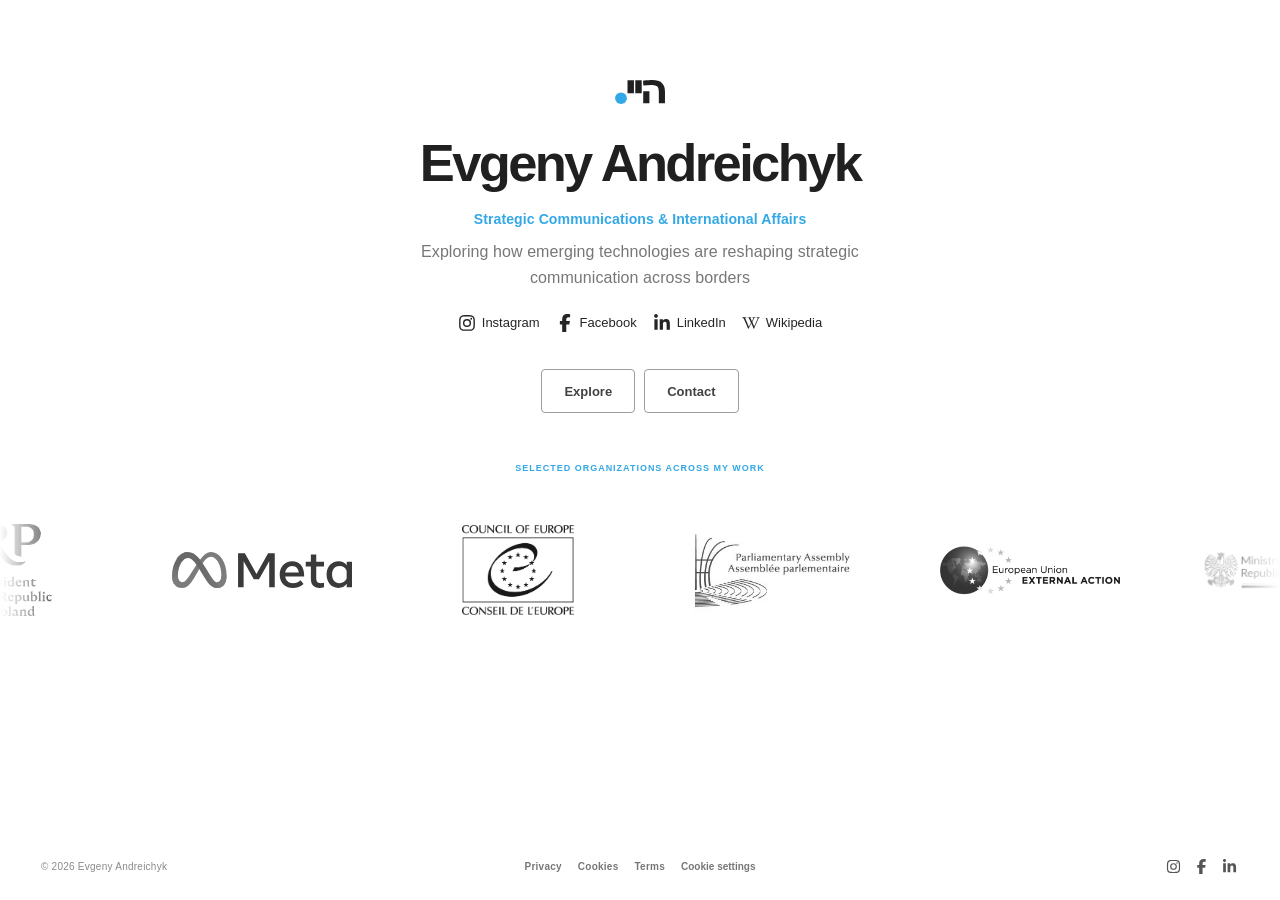
<file: index.html>
<!doctype html>
<html lang="en">

<head>
  <meta charset="utf-8">
  <meta name="viewport" content="width=device-width, initial-scale=1">
  <title>Evgeny Andreichyk</title>

  <!-- Google Tag Manager -->
  <script>(function (w, d, s, l, i) {
      w[l] = w[l] || []; w[l].push({
        'gtm.start':
          new Date().getTime(), event: 'gtm.js'
      }); var f = d.getElementsByTagName(s)[0],
        j = d.createElement(s), dl = l != 'dataLayer' ? '&l=' + l : ''; j.async = true; j.src =
          'https://www.googletagmanager.com/gtm.js?id=' + i + dl; f.parentNode.insertBefore(j, f);
    })(window, document, 'script', 'dataLayer', 'GTM-55Z4X2WB');</script>
  <!-- End Google Tag Manager -->

  <meta name="description"
    content="Strategic Communications and International Affairs. Exploring how emerging technologies are transforming strategic communication across borders and cultures.">
  <link rel="canonical" href="https://evyaand.com/">

  <!-- Search engines -->
  <meta name="robots" content="index, follow, max-image-preview:large, max-snippet:-1, max-video-preview:-1">

  <!-- Open Graph -->
  <meta property="og:type" content="website">
  <meta property="og:site_name" content="Evgeny Andreichyk">
  <meta property="og:title" content="Evgeny Andreichyk — Strategic Communications & International Affairs">
  <meta property="og:description"
    content="Strategic Communications and International Affairs. Exploring how emerging technologies are transforming strategic communication across borders and cultures.">
  <meta property="og:url" content="https://evyaand.com/">
  <meta property="og:image" content="https://evyaand.com/images/og-image.jpg">
  <meta property="og:image:alt" content="Evgeny Andreichyk">
  <meta property="og:locale" content="en_US">
  <!-- Open Graph -->
  <!-- X -->
  <meta name="twitter:card" content="summary_large_image">
  <meta name="twitter:title" content="Evgeny Andreichyk — Strategic Communications & International Affairs">
  <meta name="twitter:description"
    content="Strategic Communications and International Affairs. Exploring how emerging technologies are transforming strategic communication across borders and cultures.">
  <meta name="twitter:image" content="https://evyaand.com/images/og-image.jpg">
  <!-- X -->

  <link rel="icon" href="favicon.svg" type="image/svg+xml">
  <link rel="stylesheet" href="styles/styles.css">
  <script src="scripts/home.js" defer></script>

  <script type="application/ld+json">
{
  "@context": "https://schema.org",
  "@graph": [
    {
      "@type": "Person",
      "@id": "https://evyaand.com/#person",
      "name": "Evgeny Andreichyk",
      "alternateName": [
        "Yauheni Andreichyk",
        "Yauhen Andreichyk",
        "Evgeni Andreichyk",
        "Евгений Андрейчик",
        "Евгений Игоревич Андрейчик",
        "Яўгеній Андрэйчык",
        "Яўген Андрэйчык",
        "יבגני אנדרייצ'יק"
      ],
      "url": "https://evyaand.com/",
      "image": {
        "@type": "ImageObject",
        "@id": "https://evyaand.com/#primaryimage",
        "url": "https://evyaand.com/images/Evgeny-Andreichyk.png",
        "contentUrl": "https://evyaand.com/images/Evgeny-Andreichyk.png",
        "caption": "Evgeny Andreichyk official portrait"
      },
      "description": "Strategic communications and international affairs professional exploring how emerging technologies are reshaping communication across borders.",
      "knowsAbout": [
        "Strategic communications",
        "International affairs",
        "Public diplomacy",
        "Emerging technologies",
        "Information and communication"
      ],
      "sameAs": [
        "https://en.wikipedia.org/wiki/Evgeny_Andreichyk",
        "https://www.wikidata.org/wiki/Q134286120",
        "https://www.facebook.com/evgeni.andreichyk/",
        "https://www.linkedin.com/in/evyaand/",
        "https://www.instagram.com/evyaand/"
      ],
      "mainEntityOfPage": {
        "@id": "https://evyaand.com/#webpage"
      }
    },
    {
      "@type": "WebSite",
      "@id": "https://evyaand.com/#website",
      "url": "https://evyaand.com/",
      "name": "Evgeny Andreichyk",
      "inLanguage": "en",
      "publisher": {
        "@id": "https://evyaand.com/#person"
      }
    },
    {
      "@type": "ProfilePage",
      "@id": "https://evyaand.com/#webpage",
      "url": "https://evyaand.com/",
      "name": "Evgeny Andreichyk",
      "inLanguage": "en",
      "isPartOf": {
        "@id": "https://evyaand.com/#website"
      },
      "about": {
        "@id": "https://evyaand.com/#person"
      },
      "mainEntity": {
        "@id": "https://evyaand.com/#person"
      },
      "primaryImageOfPage": {
        "@id": "https://evyaand.com/#primaryimage"
      }
    }
  ]
}
</script>

</head>

<body>

  <!-- Google Tag Manager (noscript) -->
  <noscript><iframe src="https://www.googletagmanager.com/ns.html?id=GTM-55Z4X2WB" height="0" width="0"
      style="display:none;visibility:hidden"></iframe></noscript>
  <!-- End Google Tag Manager (noscript) -->

  <main class="home">
    <div class="home-content">
      <section class="profile-section" aria-labelledby="page-title">
        <div class="profile-card">
          <div class="personal-monogram" aria-hidden="true" oncontextmenu="return false;">
            <img class="personal-monogram-mark" src="images/evyaand-monogram.svg" alt="" draggable="false">
          </div>
          <h1 id="page-title">Evgeny Andreichyk</h1>

          <h2 class="description">
            <span class="description-fields">
              Strategic Communications &amp; International Affairs
            </span>
            <span class="description-statement">
              Exploring how emerging technologies are reshaping strategic
              communication across borders
            </span>
          </h2>

          <nav class="social-links" aria-label="External profiles">
            <a href="https://www.instagram.com/evyaand/" target="_blank" rel="noreferrer">
              <svg viewBox="0 0 448 512" role="img" aria-label="Instagram">
                <path fill="currentColor"
                  d="M224.3 141a115 115 0 1 0-.6 230 115 115 0 1 0 .6-230zm-.6 40.4a74.6 74.6 0 1 1 .6 149.2 74.6 74.6 0 1 1-.6-149.2zm93.4-45.1a26.8 26.8 0 1 1 53.6 0 26.8 26.8 0 1 1-53.6 0zm129.7 27.2c-1.7-35.9-9.9-67.7-36.2-93.9-26.2-26.2-58-34.4-93.9-36.2-37-2.1-147.9-2.1-184.9 0-35.8 1.7-67.6 9.9-93.9 36.1s-34.4 58-36.2 93.9c-2.1 37-2.1 147.9 0 184.9 1.7 35.9 9.9 67.7 36.2 93.9s58 34.4 93.9 36.2c37 2.1 147.9 2.1 184.9 0 35.9-1.7 67.7-9.9 93.9-36.2 26.2-26.2 34.4-58 36.2-93.9 2.1-37 2.1-147.8 0-184.8zM399 388c-7.8 19.6-22.9 34.7-42.6 42.6-29.5 11.7-99.5 9-132.1 9s-102.7 2.6-132.1-9c-19.6-7.8-34.7-22.9-42.6-42.6-11.7-29.5-9-99.5-9-132.1s-2.6-102.7 9-132.1c7.8-19.6 22.9-34.7 42.6-42.6 29.5-11.7 99.5-9 132.1-9s102.7-2.6 132.1 9c19.6 7.8 34.7 22.9 42.6 42.6 11.7 29.5 9 99.5 9 132.1s2.7 102.7-9 132.1z" />
              </svg>
              <span>Instagram</span>
            </a>
            <a href="https://www.facebook.com/evgeni.andreichyk/" target="_blank" rel="noreferrer">
              <svg viewBox="0 0 320 512" role="img" aria-label="Facebook">
                <path fill="currentColor"
                  d="M80 299.3V512h116V299.3h86.5l18-97.8H196v-34.6c0-51.7 20.3-71.5 72.7-71.5 16.3 0 29.4.4 37 1.2V7.9C291.4 4 256.4 0 236.2 0 129.3 0 80 50.5 80 159.4v42.1H14v97.8h66z" />
              </svg>
              <span>Facebook</span>
            </a>
            <a href="https://www.linkedin.com/in/evyaand/" target="_blank" rel="noreferrer">
              <svg viewBox="0 0 448 512" role="img" aria-label="LinkedIn">
                <path fill="currentColor"
                  d="M100.3 448H7.4V148.9h92.9V448zM53.8 108.1C24.1 108.1 0 83.5 0 53.8 0 24.1 24.1 0 53.8 0s53.8 24.1 53.8 53.8c0 29.7-24.1 54.3-53.8 54.3zM447.9 448h-92.7V302.4c0-34.7-.7-79.2-48.3-79.2-48.3 0-55.7 37.7-55.7 76.7V448h-92.8V148.9h89.1v40.8h1.3c12.4-23.5 42.7-48.3 87.9-48.3 94 0 111.3 61.9 111.3 142.3V448h-.1z" />
              </svg>
              <span>LinkedIn</span>
            </a>
            <a href="https://en.wikipedia.org/wiki/Evgeny_Andreichyk" target="_blank" rel="noreferrer">
              <svg viewBox="0 0 640 512" role="img" aria-label="Wikipedia">
                <path fill="currentColor"
                  d="M640 51.2l-.3 12.2c-28.1.8-45 15.8-55.8 40.3-25 57.8-103.3 240-155.3 358.6H415l-81.9-193.1c-32.5 63.6-68.3 130-99.2 193.1-.3.3-15 0-15-.3-46.9-109.7-96.1-218.6-143.1-328.6C64.4 106.7 26.4 63.4.2 63.7c0-3.1-.3-10-.3-14.2h161.9v13.9c-19.2 1.1-52.8 13.3-43.3 34.2 21.9 49.7 103.6 240.3 125.6 288.6 15-29.7 57.8-109.2 75.3-142.8-13.9-28.3-58.6-133.9-72.8-160-9.7-17.8-36.1-19.4-55.8-19.7V49.8l142.5.3v13.1c-19.4.6-38.1 7.8-29.4 26.1 18.9 40 30.6 68.1 48.1 104.7 5.6-10.8 34.7-69.4 48.1-100.8 8.9-20.6-3.9-28.6-38.6-29.4.3-3.6 0-10.3.3-13.6 44.4-.3 111.1-.3 123.1-.6v13.6C462.4 64 439.1 76 426.8 94.9L367.6 217.7c6.4 16.1 63.3 142.8 69.2 156.7L559.2 91.8c-8.6-23.1-36.4-28.1-47.2-28.3V49.6l127.8 1.1.2.5z" />
              </svg>
              <span>Wikipedia</span>
            </a>
          </nav>
          <!-- NAVIGATION / BUTTONS / MENU -->
          <nav class="page-links" aria-label="Main navigation">
            <a class="button-short" href="/explore/">Explore</a>
            <!-- <a class="button-medium" href="publications/index.html">Publications</a> -->
            <a class="button-short" href="/contact/">Contact</a>
          </nav>
        </div>
      </section>

      <section class="organizations" aria-labelledby="organizations-title">
        <p class="section-kicker" id="organizations-title">
          Selected Organizations across my work
        </p>

        <div class="logo-marquee" aria-label="Organizations connected to Evgeny Andreichyk’s work"">
          <div class=" logo-track is-ready">
          <div class="logo-group">


            <article class="organization-logo logo-polish-president"><img draggable="false"
                src="organizations/president-poland-correct.png" alt="Office of the President of Poland"></article>
            <article class="organization-logo logo-meta"><img draggable="false" src="organizations/meta.svg" alt="Meta">
            </article>
            <article class="organization-logo logo-council-of-europe"><img draggable="false"
                src="organizations/council-of-europe.png" alt="Council of Europe"></article>

            <article class="organization-logo logo-pace">
              <img draggable="false" src="organizations/pace.jpg" alt="Parliamentary Assembly of the Council of Europe">
            </article>
            <article class="organization-logo logo-eeas"><img draggable="false" src="organizations/eeas.png"
                alt="European External Action Service"></article>
            <article class="organization-logo logo-polish-mfa"><img draggable="false"
                src="organizations/poland-mfa-en-mono.png" alt="Ministry of Foreign Affairs of Poland"></article>
            <article class="organization-logo logo-amnesty"><img draggable="false" src="organizations/amnesty-user.png"
                alt="Amnesty International"></article>
            <article class="organization-logo logo-gmf"><img draggable="false" src="organizations/gmf.svg"
                alt="German Marshall Fund">
            </article>
            <article class="organization-logo logo-globsec"><img draggable="false" src="organizations/globsec.png"
                alt="GLOBSEC">
            </article>
            <article class="organization-logo logo-ndi"><img draggable="false" src="organizations/ndi.svg"
                alt="National Democratic Institute"></article>
            <article class="organization-logo logo-fh"><img draggable="false" src="organizations/Freedom-House.png"
                alt="Freedom House"></article>
            <article class="organization-logo logo-iri"><img draggable="false" src="organizations/iri.png"
                alt="International Republican Institute"></article>
            <article class="organization-logo logo-eed"><img draggable="false"
                src="organizations/european-endowment-democracy.png" alt="European Endowment for Democracy"></article>
            <article class="organization-logo logo-latvia-mfa"><img draggable="false"
                src="organizations/latvia-mfa-mono.png" alt="Ministry of Foreign Affairs of Latvia"></article>
            <article class="organization-logo logo-ceeli"><img draggable="false"
                src="organizations/ceeli-high-quality.png" alt="CEELI Institute"></article>
            <article class="organization-logo logo-ehu"><img draggable="false" src="organizations/ehu-official.png"
                alt="European Humanities University"></article>
            <article class="organization-logo logo-alliance"><img draggable="false"
                src="organizations/alliance4europe.png" alt="Alliance4Europe"></article>
            <article class="organization-logo logo-chopin-university"><img draggable="false"
                src="organizations/chopin-university.png" alt="Fryderyk Chopin University of Music"></article>
          </div>

          <div class="logo-group" aria-hidden="true">


            <article class="organization-logo logo-polish-president"><img draggable="false"
                src="organizations/president-poland-correct.png" alt=""></article>
            <article class="organization-logo logo-meta"><img draggable="false" src="organizations/meta.svg" alt="">
            </article>
            <article class="organization-logo logo-council-of-europe"><img draggable="false"
                src="organizations/council-of-europe.png" alt=""></article>
            <article class="organization-logo logo-pace"><img draggable="false" src="organizations/pace.jpg" alt="">
            </article>
            <article class="organization-logo logo-eeas"><img draggable="false" src="organizations/eeas.png" alt="">
            </article>
            <article class="organization-logo logo-polish-mfa"><img draggable="false"
                src="organizations/poland-mfa-en-mono.png" alt="">
            </article>
            <article class="organization-logo logo-amnesty"><img draggable="false" src="organizations/amnesty-user.png"
                alt="">
            </article>
            <article class="organization-logo logo-gmf"><img draggable="false" src="organizations/gmf.svg" alt="">
            </article>
            <article class="organization-logo logo-globsec"><img draggable="false" src="organizations/globsec.png"
                alt=""></article>
            <article class="organization-logo logo-ndi"><img draggable="false" src="organizations/ndi.svg" alt="">
            </article>
            <article class="organization-logo logo-fh"><img draggable="false" src="organizations/Freedom-House.png"
                alt=""></article>
            <article class="organization-logo logo-iri"><img draggable="false" src="organizations/iri.png" alt="">
            </article>
            <article class="organization-logo logo-eed"><img draggable="false"
                src="organizations/european-endowment-democracy.png" alt=""></article>
            <article class="organization-logo logo-latvia-mfa"><img draggable="false"
                src="organizations/latvia-mfa-mono.png" alt="">
            </article>
            <article class="organization-logo logo-ceeli"><img draggable="false"
                src="organizations/ceeli-high-quality.png" alt="">
            </article>
            <article class="organization-logo logo-ehu"><img draggable="false" src="organizations/ehu-official.png"
                alt=""></article>
            <article class="organization-logo logo-alliance"><img draggable="false"
                src="organizations/alliance4europe.png" alt="">
            </article>
            <article class="organization-logo logo-chopin-university"><img draggable="false"
                src="organizations/chopin-university.png" alt=""></article>
          </div>
        </div>
    </div>
    </section>
    </div>
  </main>
  <footer class="site-footer">
    <small>© 2026 Evgeny Andreichyk</small>

    <nav class="footer-legal-links" aria-label="Legal and privacy links">
      <a href="/privacy/">Privacy</a>
      <a href="/cookies/">Cookies</a>
      <a href="/terms/">Terms</a>

      <button class="cky-banner-element footer-cookie-settings" type="button">
        Cookie settings
      </button>
    </nav>

    <nav class="footer-social-links" aria-label="Social media profiles">
      <a href="https://www.instagram.com/evyaand/" target="_blank" rel="noreferrer" aria-label="Instagram">
        <svg viewBox="0 0 448 512" aria-hidden="true">
          <path fill="currentColor"
            d="M224.3 141a115 115 0 1 0-.6 230 115 115 0 1 0 .6-230zm-.6 40.4a74.6 74.6 0 1 1 .6 149.2 74.6 74.6 0 1 1-.6-149.2zm93.4-45.1a26.8 26.8 0 1 1 53.6 0 26.8 26.8 0 1 1-53.6 0zm129.7 27.2c-1.7-35.9-9.9-67.7-36.2-93.9-26.2-26.2-58-34.4-93.9-36.2-37-2.1-147.9-2.1-184.9 0-35.8 1.7-67.6 9.9-93.9 36.1s-34.4 58-36.2 93.9c-2.1 37-2.1 147.9 0 184.9 1.7 35.9 9.9 67.7 36.2 93.9s58 34.4 93.9 36.2c37 2.1 147.9 2.1 184.9 0 35.9-1.7 67.7-9.9 93.9-36.2 26.2-26.2 34.4-58 36.2-93.9 2.1-37 2.1-147.8 0-184.8zM399 388c-7.8 19.6-22.9 34.7-42.6 42.6-29.5 11.7-99.5 9-132.1 9s-102.7 2.6-132.1-9c-19.6-7.8-34.7-22.9-42.6-42.6-11.7-29.5-9-99.5-9-132.1s-2.6-102.7 9-132.1c7.8-19.6 22.9-34.7 42.6-42.6 29.5-11.7 99.5-9 132.1-9s102.7-2.6 132.1 9c19.6 7.8 34.7 22.9 42.6 42.6 11.7 29.5 9 99.5 9 132.1s2.7 102.7-9 132.1z" />
        </svg>
      </a>

      <a href="https://www.facebook.com/evgeni.andreichyk/" target="_blank" rel="noreferrer" aria-label="Facebook">
        <svg viewBox="0 0 320 512" aria-hidden="true">
          <path fill="currentColor"
            d="M80 299.3V512h116V299.3h86.5l18-97.8H196v-34.6c0-51.7 20.3-71.5 72.7-71.5 16.3 0 29.4.4 37 1.2V7.9C291.4 4 256.4 0 236.2 0 129.3 0 80 50.5 80 159.4v42.1H14v97.8h66z" />
        </svg>
      </a>

      <a href="https://www.linkedin.com/in/evyaand/" target="_blank" rel="noreferrer" aria-label="LinkedIn">
        <svg viewBox="0 0 448 512" aria-hidden="true">
          <path fill="currentColor"
            d="M100.3 448H7.4V148.9h92.9V448zM53.8 108.1C24.1 108.1 0 83.5 0 53.8 0 24.1 24.1 0 53.8 0s53.8 24.1 53.8 53.8c0 29.7-24.1 54.3-53.8 54.3zM447.9 448h-92.7V302.4c0-34.7-.7-79.2-48.3-79.2-48.3 0-55.7 37.7-55.7 76.7V448h-92.8V148.9h89.1v40.8h1.3c12.4-23.5 42.7-48.3 87.9-48.3 94 0 111.3 61.9 111.3 142.3V448h-.1z" />
        </svg>
      </a>
    </nav>
  </footer>
</body>

</html>
</file>
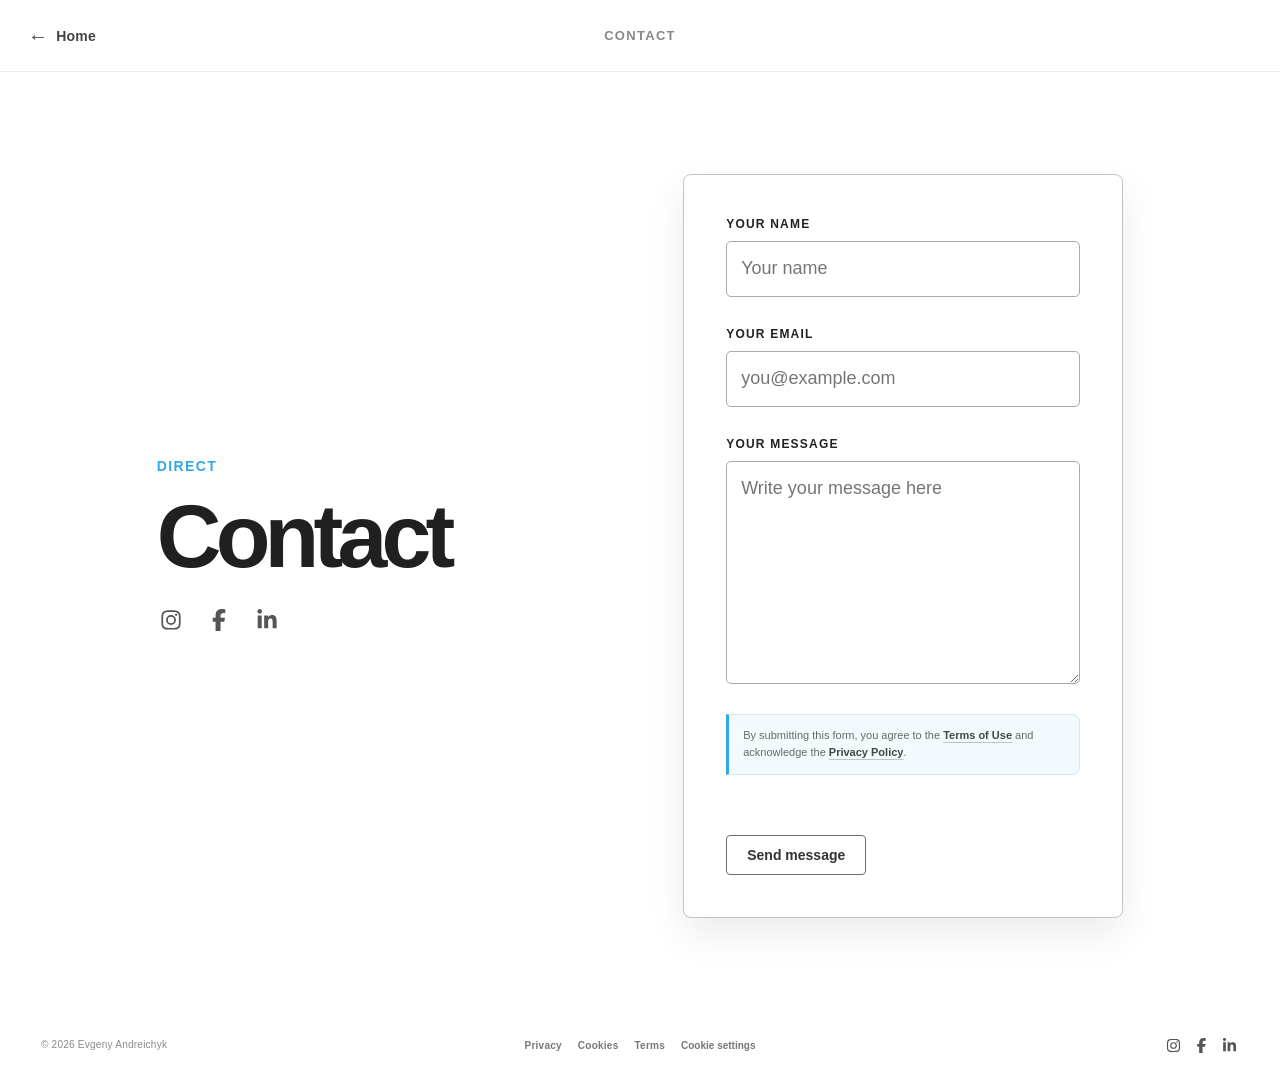
<file: contact/index.html>
<!doctype html>
<html lang="en">

<head>
  <meta charset="utf-8">
  <meta name="viewport" content="width=device-width, initial-scale=1">
  <title>Contact — Evgeny Andreichyk</title>

  <!-- Google Tag Manager -->
  <script>(function (w, d, s, l, i) {
      w[l] = w[l] || []; w[l].push({
        'gtm.start':
          new Date().getTime(), event: 'gtm.js'
      }); var f = d.getElementsByTagName(s)[0],
        j = d.createElement(s), dl = l != 'dataLayer' ? '&l=' + l : ''; j.async = true; j.src =
          'https://www.googletagmanager.com/gtm.js?id=' + i + dl; f.parentNode.insertBefore(j, f);
    })(window, document, 'script', 'dataLayer', 'GTM-55Z4X2WB');</script>
  <!-- End Google Tag Manager -->

  <meta name="description" content="Contact Evgeny Andreichyk.">
  <link rel="canonical" href="https://evyaand.com/contact/">
  <!-- Search engines -->
  <meta name="robots" content="index, follow, max-image-preview:large, max-snippet:-1, max-video-preview:-1">

  <!-- Open Graph -->
  <meta property="og:type" content="website">
  <meta property="og:site_name" content="Evgeny Andreichyk">
  <meta property="og:title" content="Contact — Evgeny Andreichyk">
  <meta property="og:description" content="Contact Evgeny Andreichyk.">
  <meta property="og:url" content="https://evyaand.com/contact/">
  <meta property="og:image" content="https://evyaand.com/images/og-image.jpg">
  <meta property="og:image:alt" content="Evgeny Andreichyk">
  <meta property="og:locale" content="en_US">

  <!-- X -->
  <meta name="twitter:card" content="summary_large_image">
  <meta name="twitter:title" content="Contact — Evgeny Andreichyk">
  <meta name="twitter:description" content="Contact Evgeny Andreichyk">
  <meta name="twitter:image" content="https://evyaand.com/images/og-image.jpg">

  <link rel="icon" href="../favicon.svg" type="image/svg+xml">
  <link rel="stylesheet" href="../styles/styles.css">
  <script src="https://challenges.cloudflare.com/turnstile/v0/api.js" async defer></script>



  <script type="application/ld+json">
{
  "@context": "https://schema.org",
  "@graph": [
    {
      "@type": "ContactPage",
      "@id": "https://evyaand.com/contact/#webpage",
      "url": "https://evyaand.com/contact/",
      "name": "Contact — Evgeny Andreichyk",
      "inLanguage": "en",
      "isPartOf": {
        "@id": "https://evyaand.com/#website"
      },
      "about": {
        "@id": "https://evyaand.com/#person"
      },
      "mainEntity": {
        "@id": "https://evyaand.com/#person"
      },
      "breadcrumb": {
        "@id": "https://evyaand.com/contact/#breadcrumb"
      }
    },
    {
      "@type": "BreadcrumbList",
      "@id": "https://evyaand.com/contact/#breadcrumb",
      "itemListElement": [
        {
          "@type": "ListItem",
          "position": 1,
          "name": "Evgeny Andreichyk",
          "item": "https://evyaand.com/"
        },
        {
          "@type": "ListItem",
          "position": 2,
          "name": "Contact",
          "item": "https://evyaand.com/contact/"
        }
      ]
    }
  ]
}
</script>

</head>

<body>

  <!-- Google Tag Manager (noscript) -->
  <noscript><iframe src="https://www.googletagmanager.com/ns.html?id=GTM-55Z4X2WB" height="0" width="0"
      style="display:none;visibility:hidden"></iframe></noscript>
  <!-- End Google Tag Manager (noscript) -->

  <main class="site-frame contact-frame">
    <article class="paper contact-paper">
      <header class="masthead">
        <a class="site-back" href="/" aria-label="Back to home">
          <span class="site-back-arrow" aria-hidden="true">←</span>
          <span>Home</span>
        </a>
        <p class="edition">Contact</p>
      </header>

      <section class="contact-cover" aria-labelledby="contact-title">
        <div class="contact-intro">
          <p class="contact-kicker">Direct</p>
          <h1 class="contact-title" id="contact-title">Contact</h1>

          <nav class="contact-social-links" aria-label="Social media profiles">
            <a href="https://www.instagram.com/evyaand/" target="_blank" rel="noreferrer" aria-label="Instagram">
              <svg viewBox="0 0 448 512" aria-hidden="true">
                <path fill="currentColor"
                  d="M224.3 141a115 115 0 1 0-.6 230 115 115 0 1 0 .6-230zm-.6 40.4a74.6 74.6 0 1 1 .6 149.2 74.6 74.6 0 1 1-.6-149.2zm93.4-45.1a26.8 26.8 0 1 1 53.6 0 26.8 26.8 0 1 1-53.6 0zm129.7 27.2c-1.7-35.9-9.9-67.7-36.2-93.9-26.2-26.2-58-34.4-93.9-36.2-37-2.1-147.9-2.1-184.9 0-35.8 1.7-67.6 9.9-93.9 36.1s-34.4 58-36.2 93.9c-2.1 37-2.1 147.9 0 184.9 1.7 35.9 9.9 67.7 36.2 93.9s58 34.4 93.9 36.2c37 2.1 147.9 2.1 184.9 0 35.9-1.7 67.7-9.9 93.9-36.2 26.2-26.2 34.4-58 36.2-93.9 2.1-37 2.1-147.8 0-184.8zM399 388c-7.8 19.6-22.9 34.7-42.6 42.6-29.5 11.7-99.5 9-132.1 9s-102.7 2.6-132.1-9c-19.6-7.8-34.7-22.9-42.6-42.6-11.7-29.5-9-99.5-9-132.1s-2.6-102.7 9-132.1c7.8-19.6 22.9-34.7 42.6-42.6 29.5-11.7 99.5-9 132.1-9s102.7-2.6 132.1 9c19.6 7.8 34.7 22.9 42.6 42.6 11.7 29.5 9 99.5 9 132.1s2.7 102.7-9 132.1z" />
              </svg>
            </a>
            <a href="https://www.facebook.com/evgeni.andreichyk/" target="_blank" rel="noreferrer"
              aria-label="Facebook">
              <svg viewBox="0 0 320 512" aria-hidden="true">
                <path fill="currentColor"
                  d="M80 299.3V512h116V299.3h86.5l18-97.8H196v-34.6c0-51.7 20.3-71.5 72.7-71.5 16.3 0 29.4.4 37 1.2V7.9C291.4 4 256.4 0 236.2 0 129.3 0 80 50.5 80 159.4v42.1H14v97.8h66z" />
              </svg>
            </a>
            <a href="https://www.linkedin.com/in/evgeny-andreichyk/" target="_blank" rel="noreferrer"
              aria-label="LinkedIn">
              <svg viewBox="0 0 448 512" aria-hidden="true">
                <path fill="currentColor"
                  d="M100.3 448H7.4V148.9h92.9V448zM53.8 108.1C24.1 108.1 0 83.5 0 53.8 0 24.1 24.1 0 53.8 0s53.8 24.1 53.8 53.8c0 29.7-24.1 54.3-53.8 54.3zM447.9 448h-92.7V302.4c0-34.7-.7-79.2-48.3-79.2-48.3 0-55.7 37.7-55.7 76.7V448h-92.8V148.9h89.1v40.8h1.3c12.4-23.5 42.7-48.3 87.9-48.3 94 0 111.3 61.9 111.3 142.3V448h-.1z" />
              </svg>
            </a>
          </nav>
        </div>

        <form class="contact-form" action="https://formspree.io/f/mdenlgwp" method="post">
          <div class="form-honeypot" aria-hidden="true">
            <label for="contact-website">Leave this field empty</label>
            <input id="contact-website" type="text" name="_gotcha" tabindex="-1" autocomplete="off">
          </div>

          <div class="form-field">
            <label for="contact-name">Your name</label>
            <input id="contact-name" type="text" name="name" autocomplete="name" placeholder="Your name" required>
          </div>

          <div class="form-field">
            <label for="contact-email">Your email</label>
            <input id="contact-email" type="email" name="email" autocomplete="email" placeholder="you@example.com"
              required>
          </div>

          <div class="form-field">
            <label for="contact-message">Your message</label>

            <textarea id="contact-message" name="message" rows="7" placeholder="Write your message here"
              required></textarea>
          </div>

          <div class="form-legal-notice" role="note">
            <p>
              By submitting this form, you agree to the
              <a href="/terms/" target="_blank" rel="noopener">Terms of Use</a>
              and acknowledge the
              <a href="/privacy/" target="_blank" rel="noopener">Privacy Policy</a>.
            </p>
          </div>

          <div class="cf-turnstile turnstile-field" data-sitekey="0x4AAAAAAERcsjJnoqQ8sw1Q" data-theme="light"
            data-size="flexible" data-appearance="interaction-only" data-action="contact-form"
            aria-label="Spam protection"></div>

          <button class="contact-submit" type="submit">
            Send message
          </button>
        </form>
      </section>
    </article>
  </main>

  <footer class="site-footer">
    <small>© 2026 Evgeny Andreichyk</small>

    <nav class="footer-legal-links" aria-label="Legal and privacy links">
      <a href="/privacy/">Privacy</a>
      <a href="/cookies/">Cookies</a>
      <a href="/terms/">Terms</a>

      <button class="cky-banner-element footer-cookie-settings" type="button">
        Cookie settings
      </button>
    </nav>

    <nav class="footer-social-links" aria-label="Social media profiles">
      <a href="https://www.instagram.com/evyaand/" target="_blank" rel="noreferrer" aria-label="Instagram">
        <svg viewBox="0 0 448 512" aria-hidden="true">
          <path fill="currentColor"
            d="M224.3 141a115 115 0 1 0-.6 230 115 115 0 1 0 .6-230zm-.6 40.4a74.6 74.6 0 1 1 .6 149.2 74.6 74.6 0 1 1-.6-149.2zm93.4-45.1a26.8 26.8 0 1 1 53.6 0 26.8 26.8 0 1 1-53.6 0zm129.7 27.2c-1.7-35.9-9.9-67.7-36.2-93.9-26.2-26.2-58-34.4-93.9-36.2-37-2.1-147.9-2.1-184.9 0-35.8 1.7-67.6 9.9-93.9 36.1s-34.4 58-36.2 93.9c-2.1 37-2.1 147.9 0 184.9 1.7 35.9 9.9 67.7 36.2 93.9s58 34.4 93.9 36.2c37 2.1 147.9 2.1 184.9 0 35.9-1.7 67.7-9.9 93.9-36.2 26.2-26.2 34.4-58 36.2-93.9 2.1-37 2.1-147.8 0-184.8zM399 388c-7.8 19.6-22.9 34.7-42.6 42.6-29.5 11.7-99.5 9-132.1 9s-102.7 2.6-132.1-9c-19.6-7.8-34.7-22.9-42.6-42.6-11.7-29.5-9-99.5-9-132.1s-2.6-102.7 9-132.1c7.8-19.6 22.9-34.7 42.6-42.6 29.5-11.7 99.5-9 132.1-9s102.7-2.6 132.1 9c19.6 7.8 34.7 22.9 42.6 42.6 11.7 29.5 9 99.5 9 132.1s2.7 102.7-9 132.1z" />
        </svg>
      </a>

      <a href="https://www.facebook.com/evgeni.andreichyk/" target="_blank" rel="noreferrer" aria-label="Facebook">
        <svg viewBox="0 0 320 512" aria-hidden="true">
          <path fill="currentColor"
            d="M80 299.3V512h116V299.3h86.5l18-97.8H196v-34.6c0-51.7 20.3-71.5 72.7-71.5 16.3 0 29.4.4 37 1.2V7.9C291.4 4 256.4 0 236.2 0 129.3 0 80 50.5 80 159.4v42.1H14v97.8h66z" />
        </svg>
      </a>

      <a href="https://www.linkedin.com/in/evyaand/" target="_blank" rel="noreferrer" aria-label="LinkedIn">
        <svg viewBox="0 0 448 512" aria-hidden="true">
          <path fill="currentColor"
            d="M100.3 448H7.4V148.9h92.9V448zM53.8 108.1C24.1 108.1 0 83.5 0 53.8 0 24.1 24.1 0 53.8 0s53.8 24.1 53.8 53.8c0 29.7-24.1 54.3-53.8 54.3zM447.9 448h-92.7V302.4c0-34.7-.7-79.2-48.3-79.2-48.3 0-55.7 37.7-55.7 76.7V448h-92.8V148.9h89.1v40.8h1.3c12.4-23.5 42.7-48.3 87.9-48.3 94 0 111.3 61.9 111.3 142.3V448h-.1z" />
        </svg>
      </a>
    </nav>
  </footer>
</body>

</html>
</file>
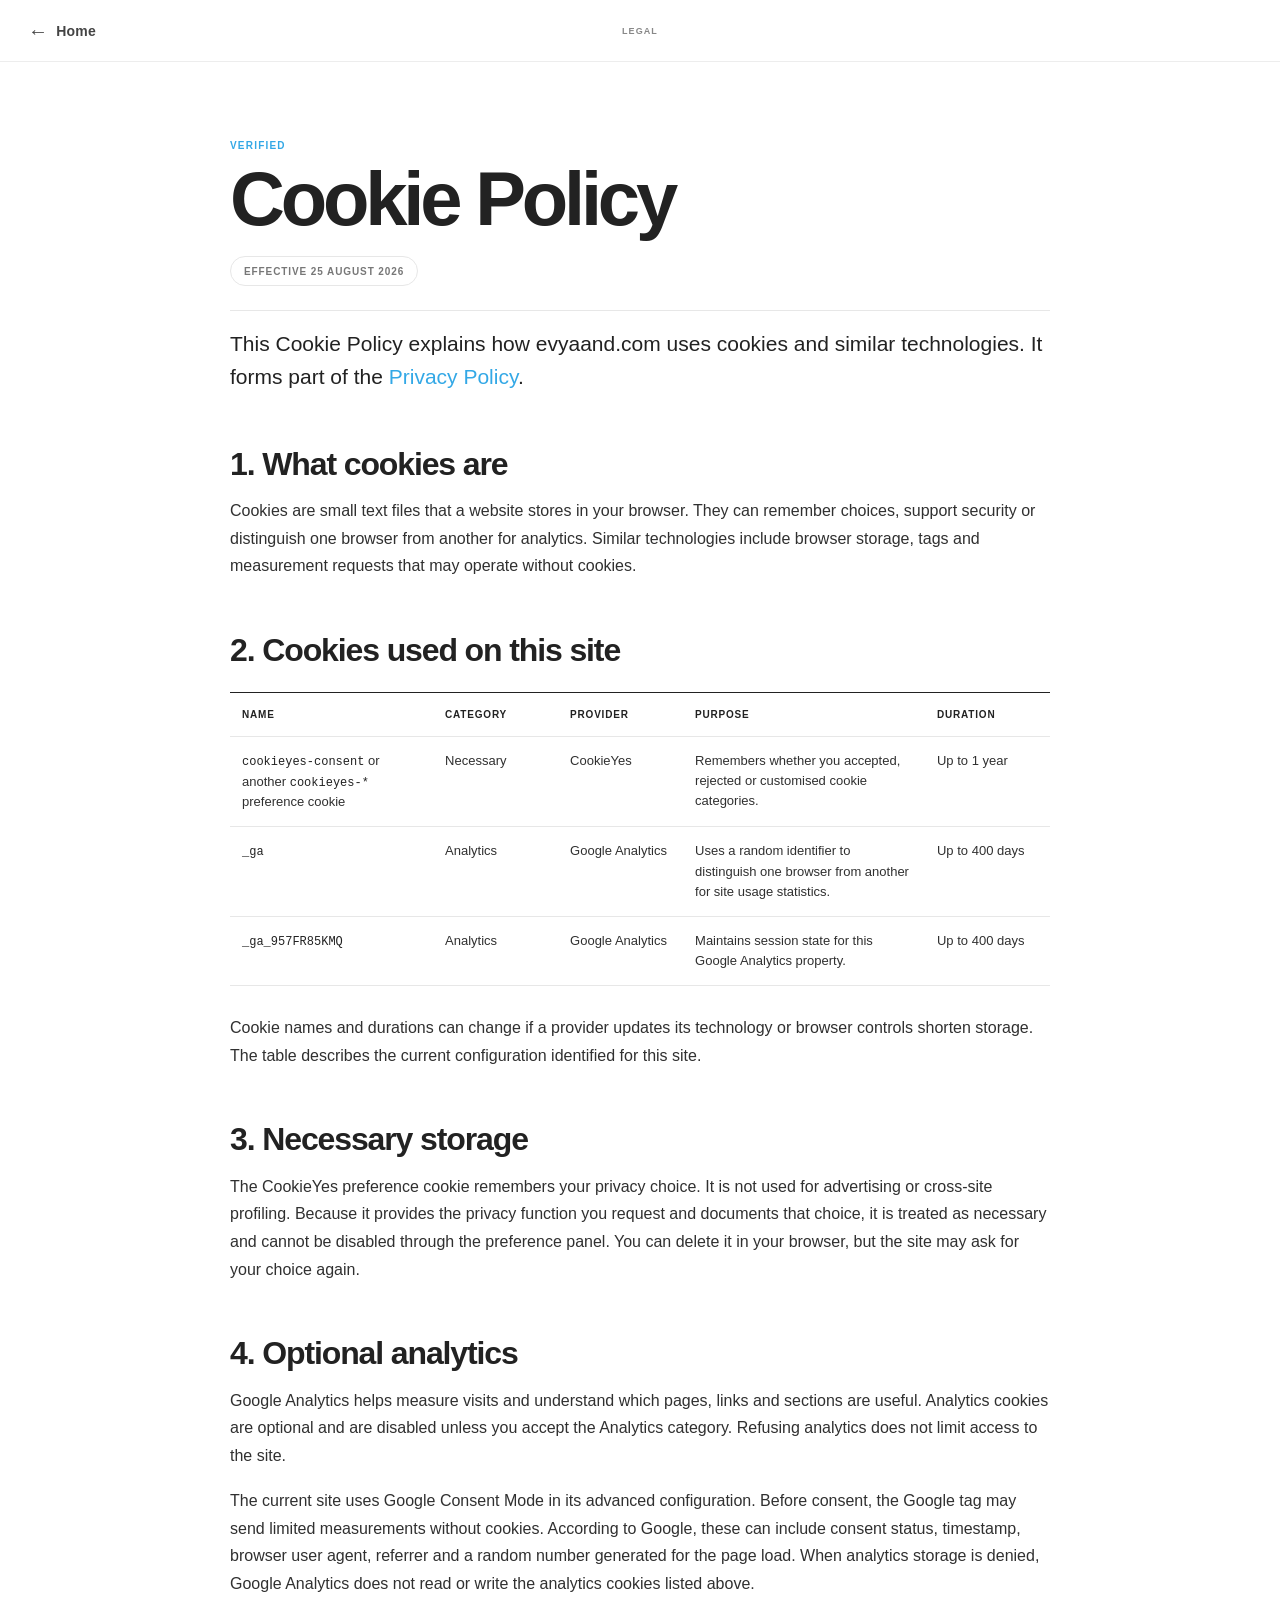
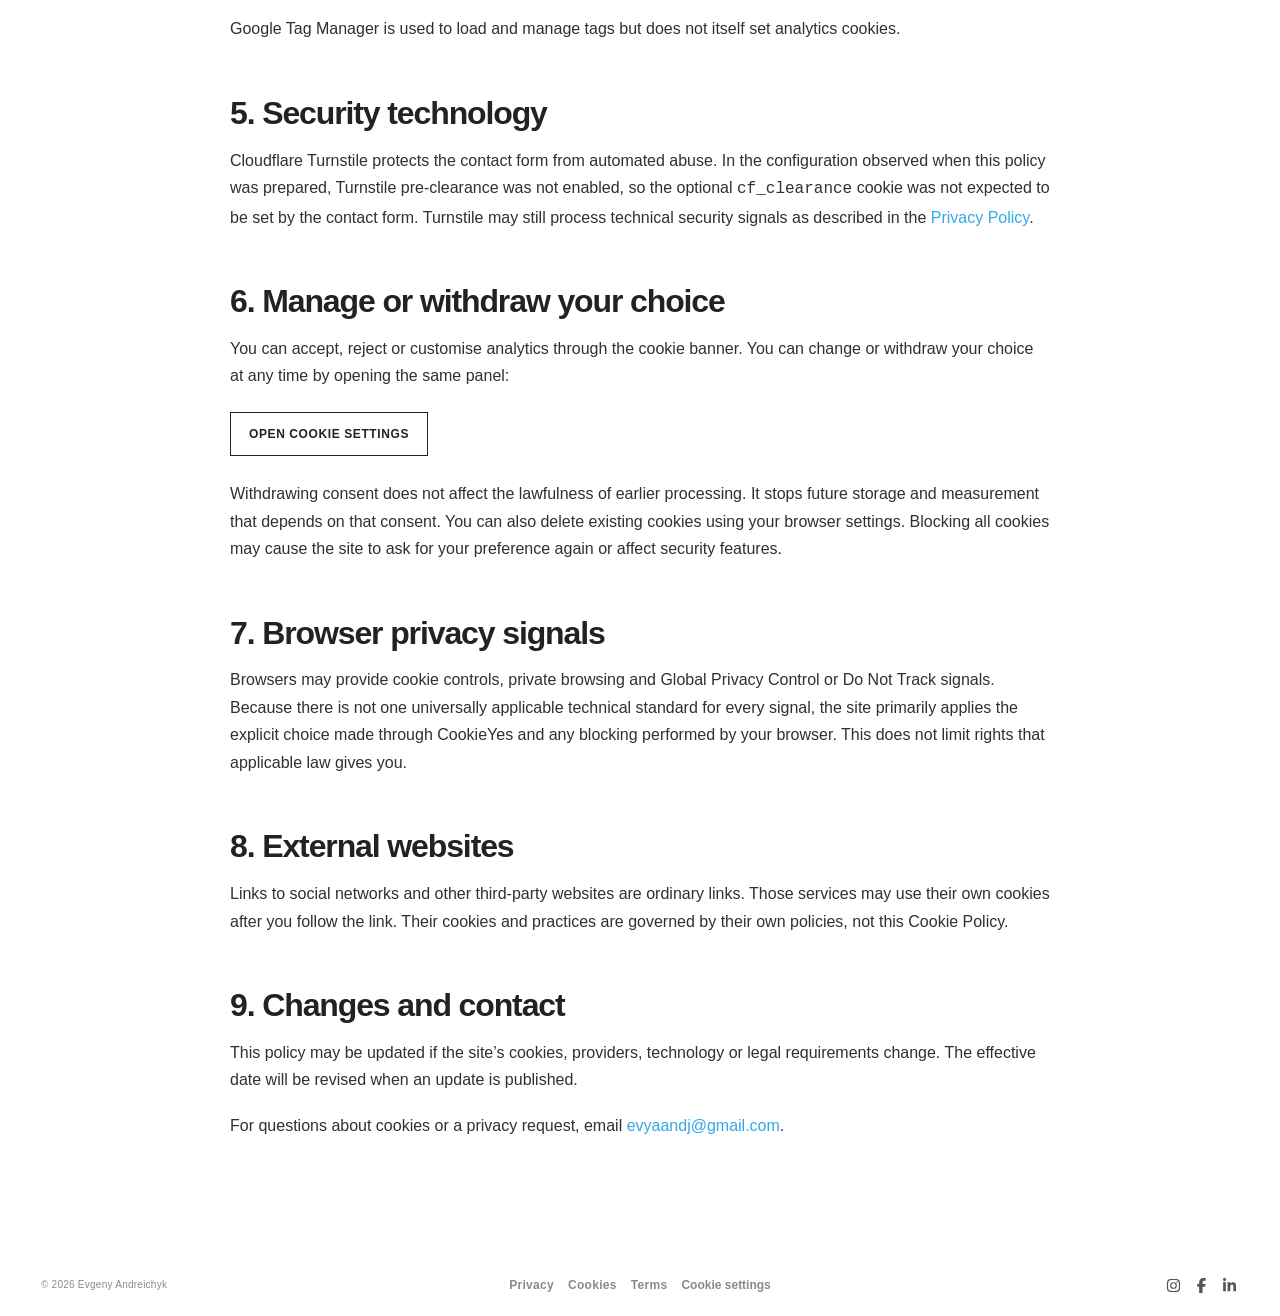
<file: cookies/index.html>
<!doctype html>
<html lang="en">

<head>
  <!-- Google Tag Manager -->
  <script>
    (function (w, d, s, l, i) {
      w[l] = w[l] || [];
      w[l].push({ 'gtm.start': new Date().getTime(), event: 'gtm.js' });
      var f = d.getElementsByTagName(s)[0],
        j = d.createElement(s),
        dl = l != 'dataLayer' ? '&l=' + l : '';
      j.async = true;
      j.src = 'https://www.googletagmanager.com/gtm.js?id=' + i + dl;
      f.parentNode.insertBefore(j, f);
    })(window, document, 'script', 'dataLayer', 'GTM-55Z4X2WB');
  </script>
  <!-- End Google Tag Manager -->

  <meta charset="utf-8">
  <meta name="viewport" content="width=device-width, initial-scale=1">
  <title>Cookie Policy | Evgeny Andreichyk</title>
  <meta name="description" content="Cookie Policy for evyaand.com.">
  <link rel="canonical" href="https://evyaand.com/cookies/">
  <meta name="robots" content="noindex, follow">
  <meta property="og:type" content="website">
  <meta property="og:site_name" content="Evgeny Andreichyk">
  <meta property="og:title" content="Cookie Policy | Evgeny Andreichyk">
  <meta property="og:description" content="Cookies and similar technologies used by evyaand.com.">
  <meta property="og:url" content="https://evyaand.com/cookies/">
  <meta property="og:image" content="https://evyaand.com/images/og-image.jpg">
  <meta property="og:locale" content="en_US">
  <meta name="twitter:card" content="summary_large_image">
  <meta name="twitter:title" content="Cookie Policy | Evgeny Andreichyk">
  <meta name="twitter:description" content="Cookies and similar technologies used by evyaand.com.">
  <meta name="twitter:image" content="https://evyaand.com/images/og-image.jpg">
  <link rel="icon" href="../favicon.svg" type="image/svg+xml">
  <link rel="stylesheet" href="../styles/styles.css">
  <link rel="stylesheet" href="../styles/legal.css">
  <script type="application/ld+json">
  {
    "@context": "https://schema.org",
    "@type": "WebPage",
    "url": "https://evyaand.com/cookies/",
    "name": "Cookie Policy | Evgeny Andreichyk",
    "inLanguage": "en",
    "isPartOf": { "@id": "https://evyaand.com/#website" },
    "about": { "@id": "https://evyaand.com/#person" }
  }
  </script>
</head>

<body>
  <!-- Google Tag Manager (noscript) -->
  <noscript><iframe src="https://www.googletagmanager.com/ns.html?id=GTM-55Z4X2WB" height="0" width="0"
      style="display:none;visibility:hidden"></iframe></noscript>
  <!-- End Google Tag Manager (noscript) -->

  <main class="site-frame section-frame">
    <article class="paper section-paper legal-paper">
      <header class="masthead">
        <a class="site-back" href="/" aria-label="Back to home">
          <span class="site-back-arrow" aria-hidden="true">←</span>
          <span>Home</span>
        </a>
        <p class="edition">Legal</p>
      </header>

      <section class="legal-index" aria-labelledby="legal-title">
        <header class="legal-heading">
          <p class="legal-eyebrow">Verified</p>
          <h1 class="legal-title" id="legal-title">Cookie Policy</h1>
          <p class="legal-date">Effective 25 August 2026</p>
        </header>

        <div class="legal-layout">
          <article class="legal-content">
            <p>This Cookie Policy explains how evyaand.com uses cookies and similar technologies. It forms part of the
              <a href="/privacy/">Privacy Policy</a>.
            </p>

            <h2>1. What cookies are</h2>
            <p>Cookies are small text files that a website stores in your browser. They can remember choices, support
              security or distinguish one browser from another for analytics. Similar technologies include browser
              storage, tags and measurement requests that may operate without cookies.</p>

            <h2>2. Cookies used on this site</h2>
            <div class="legal-table-wrap">
              <table class="legal-table">
                <thead>
                  <tr>
                    <th>Name</th>
                    <th>Category</th>
                    <th>Provider</th>
                    <th>Purpose</th>
                    <th>Duration</th>
                  </tr>
                </thead>
                <tbody>
                  <tr>
                    <td><code>cookieyes-consent</code> or another <code>cookieyes-*</code> preference cookie</td>
                    <td>Necessary</td>
                    <td>CookieYes</td>
                    <td>Remembers whether you accepted, rejected or customised cookie categories.</td>
                    <td>Up to 1 year</td>
                  </tr>
                  <tr>
                    <td><code>_ga</code></td>
                    <td>Analytics</td>
                    <td>Google Analytics</td>
                    <td>Uses a random identifier to distinguish one browser from another for site usage statistics.</td>
                    <td>Up to 400 days</td>
                  </tr>
                  <tr>
                    <td><code>_ga_957FR85KMQ</code></td>
                    <td>Analytics</td>
                    <td>Google Analytics</td>
                    <td>Maintains session state for this Google Analytics property.</td>
                    <td>Up to 400 days</td>
                  </tr>
                </tbody>
              </table>
            </div>
            <p>Cookie names and durations can change if a provider updates its technology or browser controls shorten
              storage. The table describes the current configuration identified for this site.</p>

            <h2>3. Necessary storage</h2>
            <p>The CookieYes preference cookie remembers your privacy choice. It is not used for advertising or
              cross-site profiling. Because it provides the privacy function you request and documents that choice, it
              is treated as necessary and cannot be disabled through the preference panel. You can delete it in your
              browser, but the site may ask for your choice again.</p>

            <h2>4. Optional analytics</h2>
            <p>Google Analytics helps measure visits and understand which pages, links and sections are useful.
              Analytics cookies are optional and are disabled unless you accept the Analytics category. Refusing
              analytics does not limit access to the site.</p>
            <p>The current site uses Google Consent Mode in its advanced configuration. Before consent, the Google tag
              may send limited measurements without cookies. According to Google, these can include consent status,
              timestamp, browser user agent, referrer and a random number generated for the page load. When analytics
              storage is denied, Google Analytics does not read or write the analytics cookies listed above.</p>
            <p>Google Tag Manager is used to load and manage tags but does not itself set analytics cookies.</p>

            <h2>5. Security technology</h2>
            <p>Cloudflare Turnstile protects the contact form from automated abuse. In the configuration observed when
              this policy was prepared, Turnstile pre-clearance was not enabled, so the optional
              <code>cf_clearance</code> cookie was not expected to be set by the contact form. Turnstile may still
              process technical security signals as described in the <a href="/privacy/">Privacy Policy</a>.
            </p>

            <h2>6. Manage or withdraw your choice</h2>
            <p>You can accept, reject or customise analytics through the cookie banner. You can change or withdraw your
              choice at any time by opening the same panel:</p>
            <button class="cky-banner-element cookie-settings-button" type="button">Open cookie settings</button>
            <p>Withdrawing consent does not affect the lawfulness of earlier processing. It stops future storage and
              measurement that depends on that consent. You can also delete existing cookies using your browser
              settings. Blocking all cookies may cause the site to ask for your preference again or affect security
              features.</p>

            <h2>7. Browser privacy signals</h2>
            <p>Browsers may provide cookie controls, private browsing and Global Privacy Control or Do Not Track
              signals. Because there is not one universally applicable technical standard for every signal, the site
              primarily applies the explicit choice made through CookieYes and any blocking performed by your browser.
              This does not limit rights that applicable law gives you.</p>

            <h2>8. External websites</h2>
            <p>Links to social networks and other third-party websites are ordinary links. Those services may use their
              own cookies after you follow the link. Their cookies and practices are governed by their own policies, not
              this Cookie Policy.</p>

            <h2>9. Changes and contact</h2>
            <p>This policy may be updated if the site’s cookies, providers, technology or legal requirements change. The
              effective date will be revised when an update is published.</p>
            <p>For questions about cookies or a privacy request, email <a
                href="mailto:evyaandj@gmail.com?subject=Cookie%20or%20privacy%20request">evyaandj@gmail.com</a>.</p>
          </article>
        </div>
      </section>
    </article>
  </main>

  <footer class="site-footer">
    <small>© 2026 Evgeny Andreichyk</small>

    <nav class="footer-legal-links" aria-label="Legal and privacy links">
      <a href="/privacy/">Privacy</a>
      <a href="/cookies/">Cookies</a>
      <a href="/terms/">Terms</a>

      <button class="cky-banner-element footer-cookie-settings" type="button">
        Cookie settings
      </button>
    </nav>

    <nav class="footer-social-links" aria-label="Social media profiles">
      <a href="https://www.instagram.com/evyaand/" target="_blank" rel="noreferrer" aria-label="Instagram">
        <svg viewBox="0 0 448 512" aria-hidden="true">
          <path fill="currentColor"
            d="M224.3 141a115 115 0 1 0-.6 230 115 115 0 1 0 .6-230zm-.6 40.4a74.6 74.6 0 1 1 .6 149.2 74.6 74.6 0 1 1-.6-149.2zm93.4-45.1a26.8 26.8 0 1 1 53.6 0 26.8 26.8 0 1 1-53.6 0zm129.7 27.2c-1.7-35.9-9.9-67.7-36.2-93.9-26.2-26.2-58-34.4-93.9-36.2-37-2.1-147.9-2.1-184.9 0-35.8 1.7-67.6 9.9-93.9 36.1s-34.4 58-36.2 93.9c-2.1 37-2.1 147.9 0 184.9 1.7 35.9 9.9 67.7 36.2 93.9s58 34.4 93.9 36.2c37 2.1 147.9 2.1 184.9 0 35.9-1.7 67.7-9.9 93.9-36.2 26.2-26.2 34.4-58 36.2-93.9 2.1-37 2.1-147.8 0-184.8zM399 388c-7.8 19.6-22.9 34.7-42.6 42.6-29.5 11.7-99.5 9-132.1 9s-102.7 2.6-132.1-9c-19.6-7.8-34.7-22.9-42.6-42.6-11.7-29.5-9-99.5-9-132.1s-2.6-102.7 9-132.1c7.8-19.6 22.9-34.7 42.6-42.6 29.5-11.7 99.5-9 132.1-9s102.7-2.6 132.1 9c19.6 7.8 34.7 22.9 42.6 42.6 11.7 29.5 9 99.5 9 132.1s2.7 102.7-9 132.1z" />
        </svg>
      </a>

      <a href="https://www.facebook.com/evgeni.andreichyk/" target="_blank" rel="noreferrer" aria-label="Facebook">
        <svg viewBox="0 0 320 512" aria-hidden="true">
          <path fill="currentColor"
            d="M80 299.3V512h116V299.3h86.5l18-97.8H196v-34.6c0-51.7 20.3-71.5 72.7-71.5 16.3 0 29.4.4 37 1.2V7.9C291.4 4 256.4 0 236.2 0 129.3 0 80 50.5 80 159.4v42.1H14v97.8h66z" />
        </svg>
      </a>

      <a href="https://www.linkedin.com/in/evyaand/" target="_blank" rel="noreferrer" aria-label="LinkedIn">
        <svg viewBox="0 0 448 512" aria-hidden="true">
          <path fill="currentColor"
            d="M100.3 448H7.4V148.9h92.9V448zM53.8 108.1C24.1 108.1 0 83.5 0 53.8 0 24.1 24.1 0 53.8 0s53.8 24.1 53.8 53.8c0 29.7-24.1 54.3-53.8 54.3zM447.9 448h-92.7V302.4c0-34.7-.7-79.2-48.3-79.2-48.3 0-55.7 37.7-55.7 76.7V448h-92.8V148.9h89.1v40.8h1.3c12.4-23.5 42.7-48.3 87.9-48.3 94 0 111.3 61.9 111.3 142.3V448h-.1z" />
        </svg>
      </a>
    </nav>
  </footer>
</body>

</html>
</file>
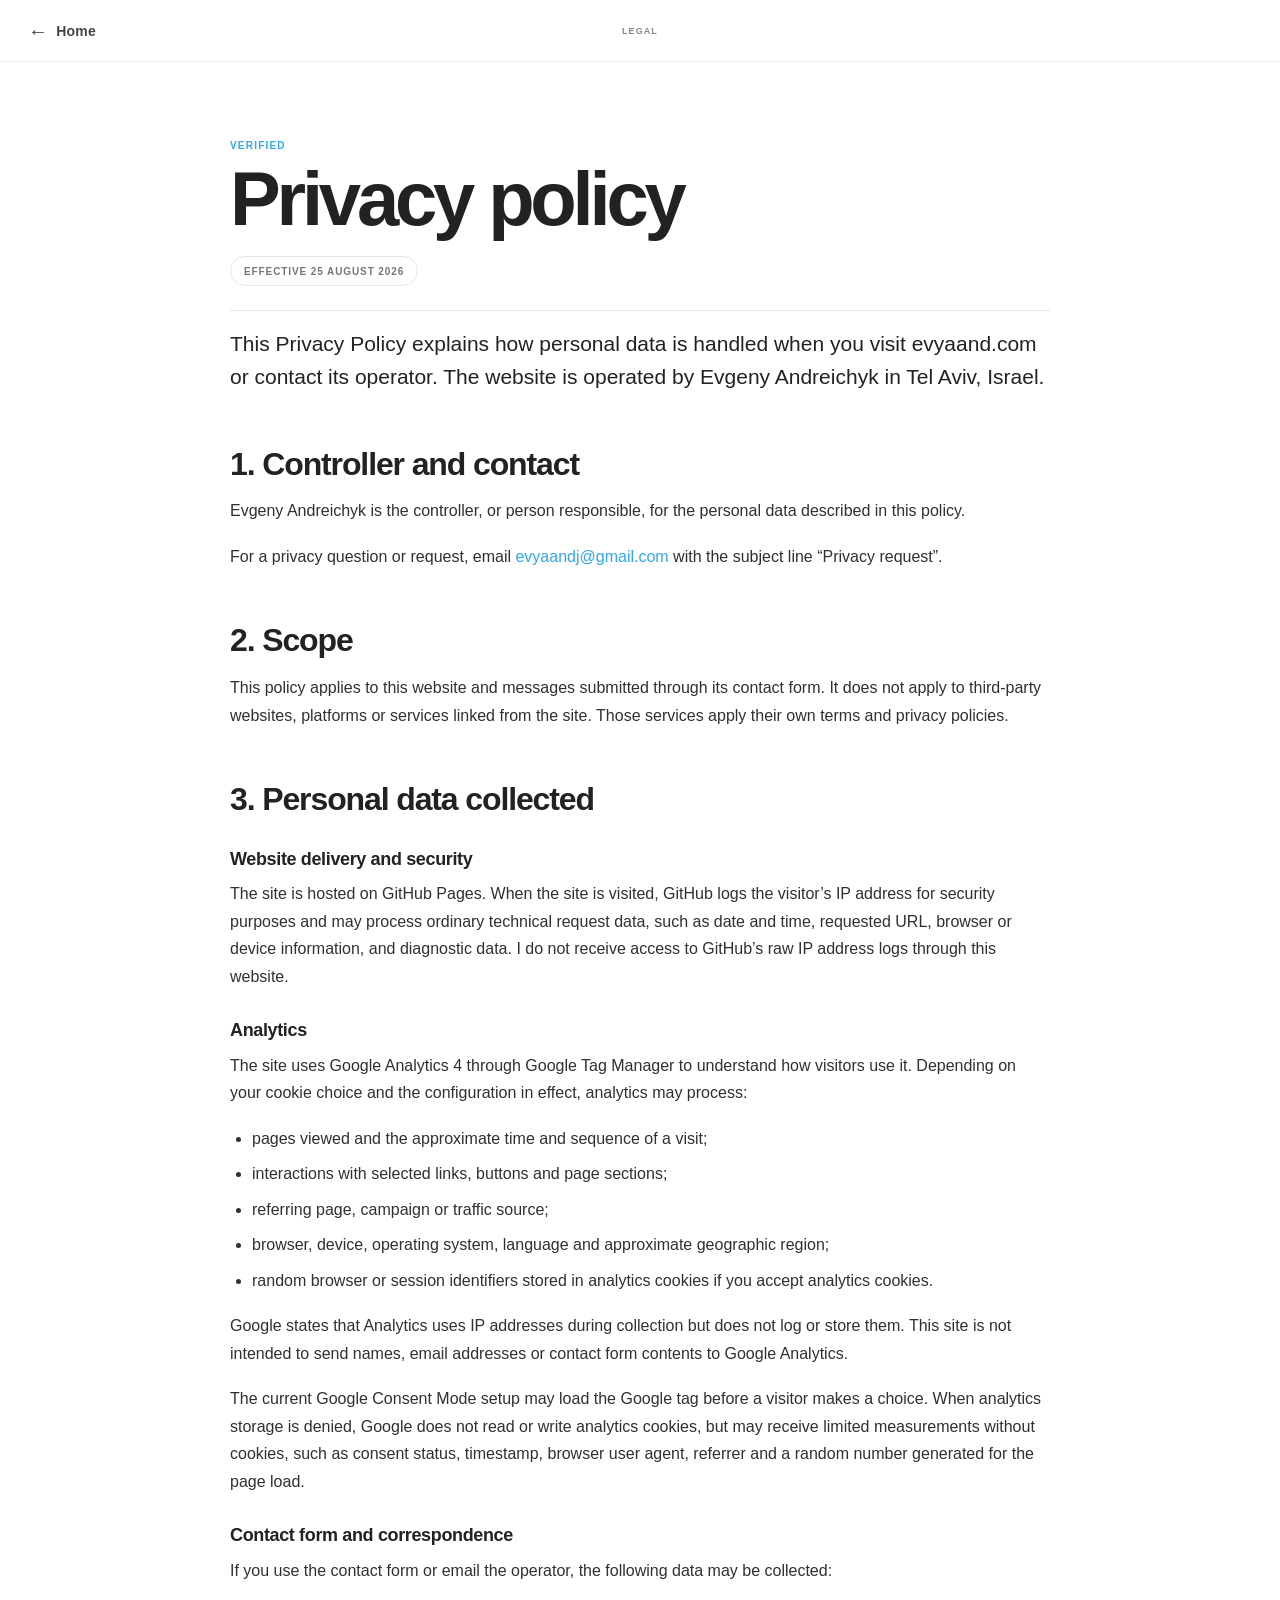
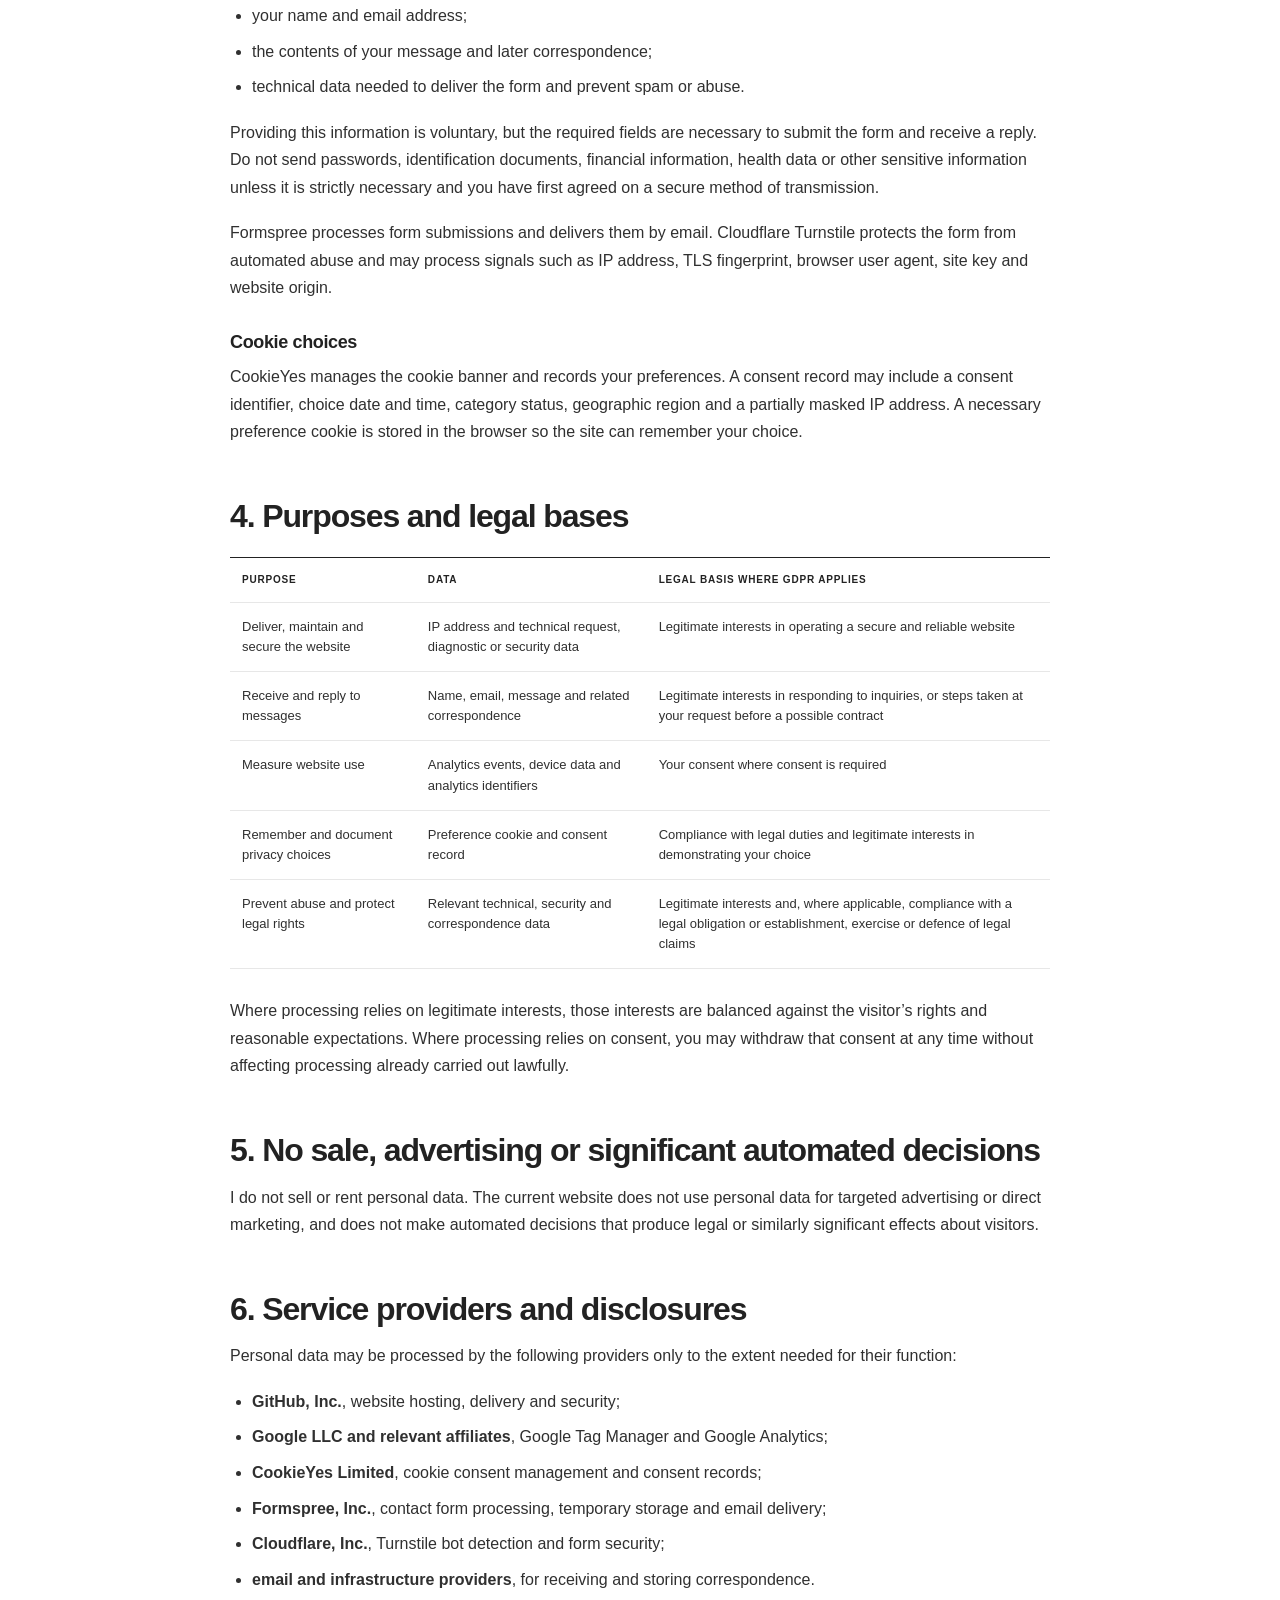
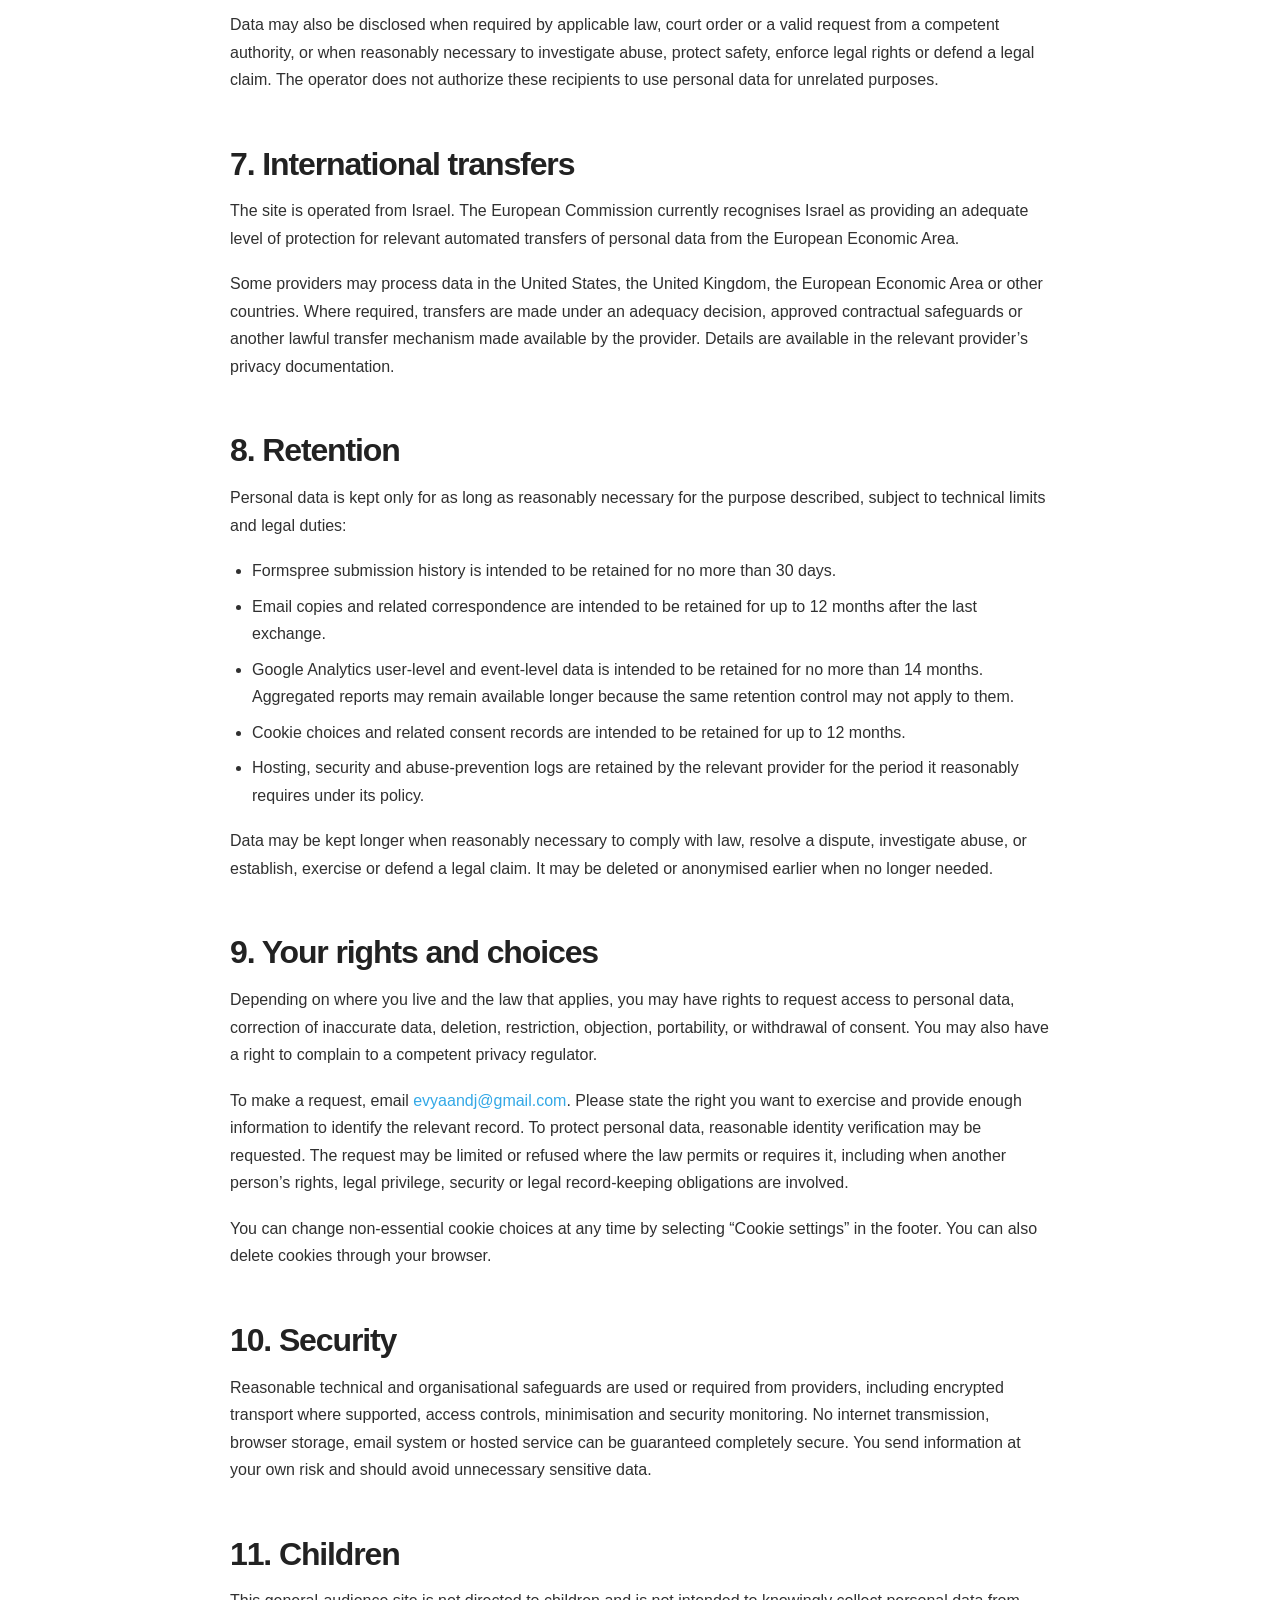
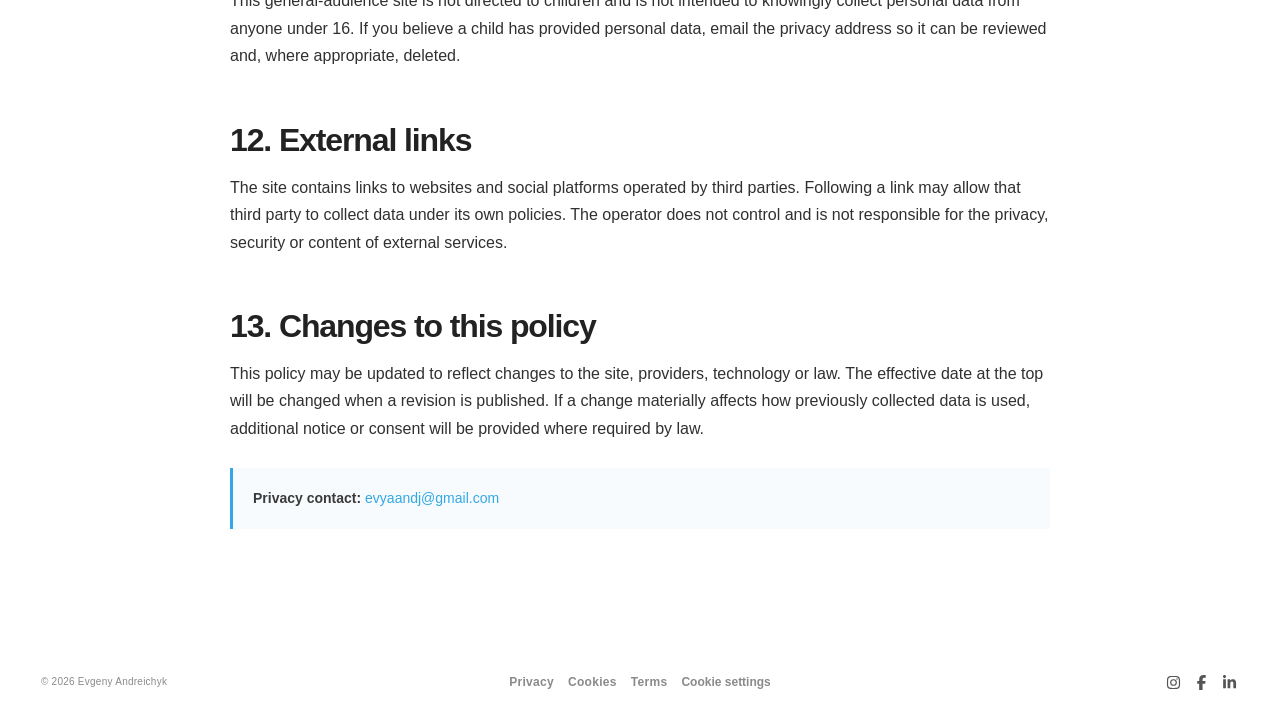
<file: privacy/index.html>
<!doctype html>
<html lang="en">

<head>
  <!-- Google Tag Manager -->
  <script>
    (function (w, d, s, l, i) {
      w[l] = w[l] || [];
      w[l].push({ 'gtm.start': new Date().getTime(), event: 'gtm.js' });
      var f = d.getElementsByTagName(s)[0],
        j = d.createElement(s),
        dl = l != 'dataLayer' ? '&l=' + l : '';
      j.async = true;
      j.src = 'https://www.googletagmanager.com/gtm.js?id=' + i + dl;
      f.parentNode.insertBefore(j, f);
    })(window, document, 'script', 'dataLayer', 'GTM-55Z4X2WB');
  </script>
  <!-- End Google Tag Manager -->

  <meta charset="utf-8">
  <meta name="viewport" content="width=device-width, initial-scale=1">
  <title>Privacy Policy | Evgeny Andreichyk</title>
  <meta name="description" content="Privacy Policy for evyaand.com.">
  <link rel="canonical" href="https://evyaand.com/privacy/">
  <meta name="robots" content="noindex, follow">
  <meta property="og:type" content="website">
  <meta property="og:site_name" content="Evgeny Andreichyk">
  <meta property="og:title" content="Privacy Policy | Evgeny Andreichyk">
  <meta property="og:description" content="How personal data is handled on evyaand.com.">
  <meta property="og:url" content="https://evyaand.com/privacy/">
  <meta property="og:image" content="https://evyaand.com/images/og-image.jpg">
  <meta property="og:locale" content="en_US">
  <meta name="twitter:card" content="summary_large_image">
  <meta name="twitter:title" content="Privacy Policy | Evgeny Andreichyk">
  <meta name="twitter:description" content="How personal data is handled on evyaand.com.">
  <meta name="twitter:image" content="https://evyaand.com/images/og-image.jpg">
  <link rel="icon" href="../favicon.svg" type="image/svg+xml">
  <link rel="stylesheet" href="../styles/styles.css">
  <link rel="stylesheet" href="../styles/legal.css">
  <script type="application/ld+json">
  {
    "@context": "https://schema.org",
    "@type": "WebPage",
    "url": "https://evyaand.com/privacy/",
    "name": "Privacy Policy | Evgeny Andreichyk",
    "inLanguage": "en",
    "isPartOf": { "@id": "https://evyaand.com/#website" },
    "about": { "@id": "https://evyaand.com/#person" }
  }
  </script>
</head>

<body>
  <!-- Google Tag Manager (noscript) -->
  <noscript><iframe src="https://www.googletagmanager.com/ns.html?id=GTM-55Z4X2WB" height="0" width="0"
      style="display:none;visibility:hidden"></iframe></noscript>
  <!-- End Google Tag Manager (noscript) -->

  <main class="site-frame section-frame">
    <article class="paper section-paper legal-paper">
      <header class="masthead">
        <a class="site-back" href="/" aria-label="Back to home">
          <span class="site-back-arrow" aria-hidden="true">←</span>
          <span>Home</span>
        </a>
        <p class="edition">Legal</p>
      </header>

      <section class="legal-index" aria-labelledby="legal-title">
        <header class="legal-heading">
          <p class="legal-eyebrow">Verified</p>
          <h1 class="legal-title" id="legal-title">Privacy policy</h1>
          <p class="legal-date">Effective 25 August 2026</p>
        </header>

        <div class="legal-layout">
          <article class="legal-content">
            <p>This Privacy Policy explains how personal data is handled when you visit evyaand.com or contact its
              operator. The website is operated by Evgeny Andreichyk in Tel Aviv, Israel.</p>

            <h2>1. Controller and contact</h2>
            <p>Evgeny Andreichyk is the controller, or person responsible, for the personal data described in this
              policy.</p>
            <p>For a privacy question or request, email <a
                href="mailto:evyaandj@gmail.com?subject=Privacy%20request">evyaandj@gmail.com</a> with the subject line
              “Privacy request”.</p>

            <h2>2. Scope</h2>
            <p>This policy applies to this website and messages submitted through its contact form. It does not apply to
              third-party websites, platforms or services linked from the site. Those services apply their own terms and
              privacy policies.</p>

            <h2>3. Personal data collected</h2>

            <h3>Website delivery and security</h3>
            <p>The site is hosted on GitHub Pages. When the site is visited, GitHub logs the visitor’s IP address for
              security purposes and may process ordinary technical request data, such as date and time, requested URL,
              browser or device information, and diagnostic data. I do not receive access to GitHub’s raw IP address
              logs through this website.</p>

            <h3>Analytics</h3>
            <p>The site uses Google Analytics 4 through Google Tag Manager to understand how visitors use it. Depending
              on your cookie choice and the configuration in effect, analytics may process:</p>
            <ul>
              <li>pages viewed and the approximate time and sequence of a visit;</li>
              <li>interactions with selected links, buttons and page sections;</li>
              <li>referring page, campaign or traffic source;</li>
              <li>browser, device, operating system, language and approximate geographic region;</li>
              <li>random browser or session identifiers stored in analytics cookies if you accept analytics cookies.
              </li>
            </ul>
            <p>Google states that Analytics uses IP addresses during collection but does not log or store them. This
              site is not intended to send names, email addresses or contact form contents to Google Analytics.</p>
            <p>The current Google Consent Mode setup may load the Google tag before a visitor makes a choice. When
              analytics storage is denied, Google does not read or write analytics cookies, but may receive limited
              measurements without cookies, such as consent status, timestamp, browser user agent, referrer and a random
              number generated for the page load.</p>

            <h3>Contact form and correspondence</h3>
            <p>If you use the contact form or email the operator, the following data may be collected:</p>
            <ul>
              <li>your name and email address;</li>
              <li>the contents of your message and later correspondence;</li>
              <li>technical data needed to deliver the form and prevent spam or abuse.</li>
            </ul>
            <p>Providing this information is voluntary, but the required fields are necessary to submit the form and
              receive a reply. Do not send passwords, identification documents, financial information, health data or
              other sensitive information unless it is strictly necessary and you have first agreed on a secure method
              of transmission.</p>
            <p>Formspree processes form submissions and delivers them by email. Cloudflare Turnstile protects the form
              from automated abuse and may process signals such as IP address, TLS fingerprint, browser user agent, site
              key and website origin.</p>

            <h3>Cookie choices</h3>
            <p>CookieYes manages the cookie banner and records your preferences. A consent record may include a consent
              identifier, choice date and time, category status, geographic region and a partially masked IP address. A
              necessary preference cookie is stored in the browser so the site can remember your choice.</p>

            <h2>4. Purposes and legal bases</h2>
            <div class="legal-table-wrap">
              <table class="legal-table">
                <thead>
                  <tr>
                    <th>Purpose</th>
                    <th>Data</th>
                    <th>Legal basis where GDPR applies</th>
                  </tr>
                </thead>
                <tbody>
                  <tr>
                    <td>Deliver, maintain and secure the website</td>
                    <td>IP address and technical request, diagnostic or security data</td>
                    <td>Legitimate interests in operating a secure and reliable website</td>
                  </tr>
                  <tr>
                    <td>Receive and reply to messages</td>
                    <td>Name, email, message and related correspondence</td>
                    <td>Legitimate interests in responding to inquiries, or steps taken at your request before a
                      possible contract</td>
                  </tr>
                  <tr>
                    <td>Measure website use</td>
                    <td>Analytics events, device data and analytics identifiers</td>
                    <td>Your consent where consent is required</td>
                  </tr>
                  <tr>
                    <td>Remember and document privacy choices</td>
                    <td>Preference cookie and consent record</td>
                    <td>Compliance with legal duties and legitimate interests in demonstrating your choice</td>
                  </tr>
                  <tr>
                    <td>Prevent abuse and protect legal rights</td>
                    <td>Relevant technical, security and correspondence data</td>
                    <td>Legitimate interests and, where applicable, compliance with a legal obligation or establishment,
                      exercise or defence of legal claims</td>
                  </tr>
                </tbody>
              </table>
            </div>
            <p>Where processing relies on legitimate interests, those interests are balanced against the visitor’s
              rights and reasonable expectations. Where processing relies on consent, you may withdraw that consent at
              any time without affecting processing already carried out lawfully.</p>

            <h2>5. No sale, advertising or significant automated decisions</h2>
            <p>I do not sell or rent personal data. The current website does not use personal data for targeted
              advertising or direct marketing, and does not make automated decisions that produce legal or similarly
              significant effects about visitors.</p>

            <h2>6. Service providers and disclosures</h2>
            <p>Personal data may be processed by the following providers only to the extent needed for their function:
            </p>
            <ul>
              <li><strong>GitHub, Inc.</strong>, website hosting, delivery and security;</li>
              <li><strong>Google LLC and relevant affiliates</strong>, Google Tag Manager and Google Analytics;</li>
              <li><strong>CookieYes Limited</strong>, cookie consent management and consent records;</li>
              <li><strong>Formspree, Inc.</strong>, contact form processing, temporary storage and email delivery;</li>
              <li><strong>Cloudflare, Inc.</strong>, Turnstile bot detection and form security;</li>
              <li><strong>email and infrastructure providers</strong>, for receiving and storing correspondence.</li>
            </ul>
            <p>Data may also be disclosed when required by applicable law, court order or a valid request from a
              competent authority, or when reasonably necessary to investigate abuse, protect safety, enforce legal
              rights or defend a legal claim. The operator does not authorize these recipients to use personal data for
              unrelated purposes.</p>

            <h2>7. International transfers</h2>
            <p>The site is operated from Israel. The European Commission currently recognises Israel as providing an
              adequate level of protection for relevant automated transfers of personal data from the European Economic
              Area.</p>
            <p>Some providers may process data in the United States, the United Kingdom, the European Economic Area or
              other countries. Where required, transfers are made under an adequacy decision, approved contractual
              safeguards or another lawful transfer mechanism made available by the provider. Details are available in
              the relevant provider’s privacy documentation.</p>

            <h2>8. Retention</h2>
            <p>Personal data is kept only for as long as reasonably necessary for the purpose described, subject to
              technical limits and legal duties:</p>
            <ul>
              <li>Formspree submission history is intended to be retained for no more than 30 days.</li>
              <li>Email copies and related correspondence are intended to be retained for up to 12 months after the last
                exchange.</li>
              <li>Google Analytics user-level and event-level data is intended to be retained for no more than 14
                months. Aggregated reports may remain available longer because the same retention control may not apply
                to them.</li>
              <li>Cookie choices and related consent records are intended to be retained for up to 12 months.</li>
              <li>Hosting, security and abuse-prevention logs are retained by the relevant provider for the period it
                reasonably requires under its policy.</li>
            </ul>
            <p>Data may be kept longer when reasonably necessary to comply with law, resolve a dispute, investigate
              abuse, or establish, exercise or defend a legal claim. It may be deleted or anonymised earlier when no
              longer needed.</p>

            <h2>9. Your rights and choices</h2>
            <p>Depending on where you live and the law that applies, you may have rights to request access to personal
              data, correction of inaccurate data, deletion, restriction, objection, portability, or withdrawal of
              consent. You may also have a right to complain to a competent privacy regulator.</p>
            <p>To make a request, email <a
                href="mailto:evyaandj@gmail.com?subject=Privacy%20request">evyaandj@gmail.com</a>. Please state the
              right you want to exercise and provide enough information to identify the relevant record. To protect
              personal data, reasonable identity verification may be requested. The request may be limited or refused
              where the law permits or requires it, including when another person’s rights, legal privilege, security or
              legal record-keeping obligations are involved.</p>
            <p>You can change non-essential cookie choices at any time by selecting “Cookie settings” in the footer. You
              can also delete cookies through your browser.</p>

            <h2>10. Security</h2>
            <p>Reasonable technical and organisational safeguards are used or required from providers, including
              encrypted transport where supported, access controls, minimisation and security monitoring. No internet
              transmission, browser storage, email system or hosted service can be guaranteed completely secure. You
              send information at your own risk and should avoid unnecessary sensitive data.</p>

            <h2>11. Children</h2>
            <p>This general-audience site is not directed to children and is not intended to knowingly collect
              personal data from anyone under 16. If you believe a child has provided personal data, email the privacy
              address so it can be reviewed and, where appropriate, deleted.</p>

            <h2>12. External links</h2>
            <p>The site contains links to websites and social platforms operated by third parties. Following a link may
              allow that third party to collect data under its own policies. The operator does not control and is not
              responsible for the privacy, security or content of external services.</p>

            <h2>13. Changes to this policy</h2>
            <p>This policy may be updated to reflect changes to the site, providers, technology or law. The effective
              date at the top will be changed when a revision is published. If a change materially affects how
              previously collected data is used, additional notice or consent will be provided where required by law.
            </p>

            <div class="legal-note">
              <strong>Privacy contact:</strong> <a
                href="mailto:evyaandj@gmail.com?subject=Privacy%20request">evyaandj@gmail.com</a>
            </div>
          </article>
        </div>
      </section>
    </article>
  </main>

  <footer class="site-footer">
    <small>© 2026 Evgeny Andreichyk</small>

    <nav class="footer-legal-links" aria-label="Legal and privacy links">
      <a href="/privacy/">Privacy</a>
      <a href="/cookies/">Cookies</a>
      <a href="/terms/">Terms</a>

      <button class="cky-banner-element footer-cookie-settings" type="button">
        Cookie settings
      </button>
    </nav>

    <nav class="footer-social-links" aria-label="Social media profiles">
      <a href="https://www.instagram.com/evyaand/" target="_blank" rel="noreferrer" aria-label="Instagram">
        <svg viewBox="0 0 448 512" aria-hidden="true">
          <path fill="currentColor"
            d="M224.3 141a115 115 0 1 0-.6 230 115 115 0 1 0 .6-230zm-.6 40.4a74.6 74.6 0 1 1 .6 149.2 74.6 74.6 0 1 1-.6-149.2zm93.4-45.1a26.8 26.8 0 1 1 53.6 0 26.8 26.8 0 1 1-53.6 0zm129.7 27.2c-1.7-35.9-9.9-67.7-36.2-93.9-26.2-26.2-58-34.4-93.9-36.2-37-2.1-147.9-2.1-184.9 0-35.8 1.7-67.6 9.9-93.9 36.1s-34.4 58-36.2 93.9c-2.1 37-2.1 147.9 0 184.9 1.7 35.9 9.9 67.7 36.2 93.9s58 34.4 93.9 36.2c37 2.1 147.9 2.1 184.9 0 35.9-1.7 67.7-9.9 93.9-36.2 26.2-26.2 34.4-58 36.2-93.9 2.1-37 2.1-147.8 0-184.8zM399 388c-7.8 19.6-22.9 34.7-42.6 42.6-29.5 11.7-99.5 9-132.1 9s-102.7 2.6-132.1-9c-19.6-7.8-34.7-22.9-42.6-42.6-11.7-29.5-9-99.5-9-132.1s-2.6-102.7 9-132.1c7.8-19.6 22.9-34.7 42.6-42.6 29.5-11.7 99.5-9 132.1-9s102.7-2.6 132.1 9c19.6 7.8 34.7 22.9 42.6 42.6 11.7 29.5 9 99.5 9 132.1s2.7 102.7-9 132.1z" />
        </svg>
      </a>

      <a href="https://www.facebook.com/evgeni.andreichyk/" target="_blank" rel="noreferrer" aria-label="Facebook">
        <svg viewBox="0 0 320 512" aria-hidden="true">
          <path fill="currentColor"
            d="M80 299.3V512h116V299.3h86.5l18-97.8H196v-34.6c0-51.7 20.3-71.5 72.7-71.5 16.3 0 29.4.4 37 1.2V7.9C291.4 4 256.4 0 236.2 0 129.3 0 80 50.5 80 159.4v42.1H14v97.8h66z" />
        </svg>
      </a>

      <a href="https://www.linkedin.com/in/evyaand/" target="_blank" rel="noreferrer" aria-label="LinkedIn">
        <svg viewBox="0 0 448 512" aria-hidden="true">
          <path fill="currentColor"
            d="M100.3 448H7.4V148.9h92.9V448zM53.8 108.1C24.1 108.1 0 83.5 0 53.8 0 24.1 24.1 0 53.8 0s53.8 24.1 53.8 53.8c0 29.7-24.1 54.3-53.8 54.3zM447.9 448h-92.7V302.4c0-34.7-.7-79.2-48.3-79.2-48.3 0-55.7 37.7-55.7 76.7V448h-92.8V148.9h89.1v40.8h1.3c12.4-23.5 42.7-48.3 87.9-48.3 94 0 111.3 61.9 111.3 142.3V448h-.1z" />
        </svg>
      </a>
    </nav>
  </footer>
</body>

</html>
</file>
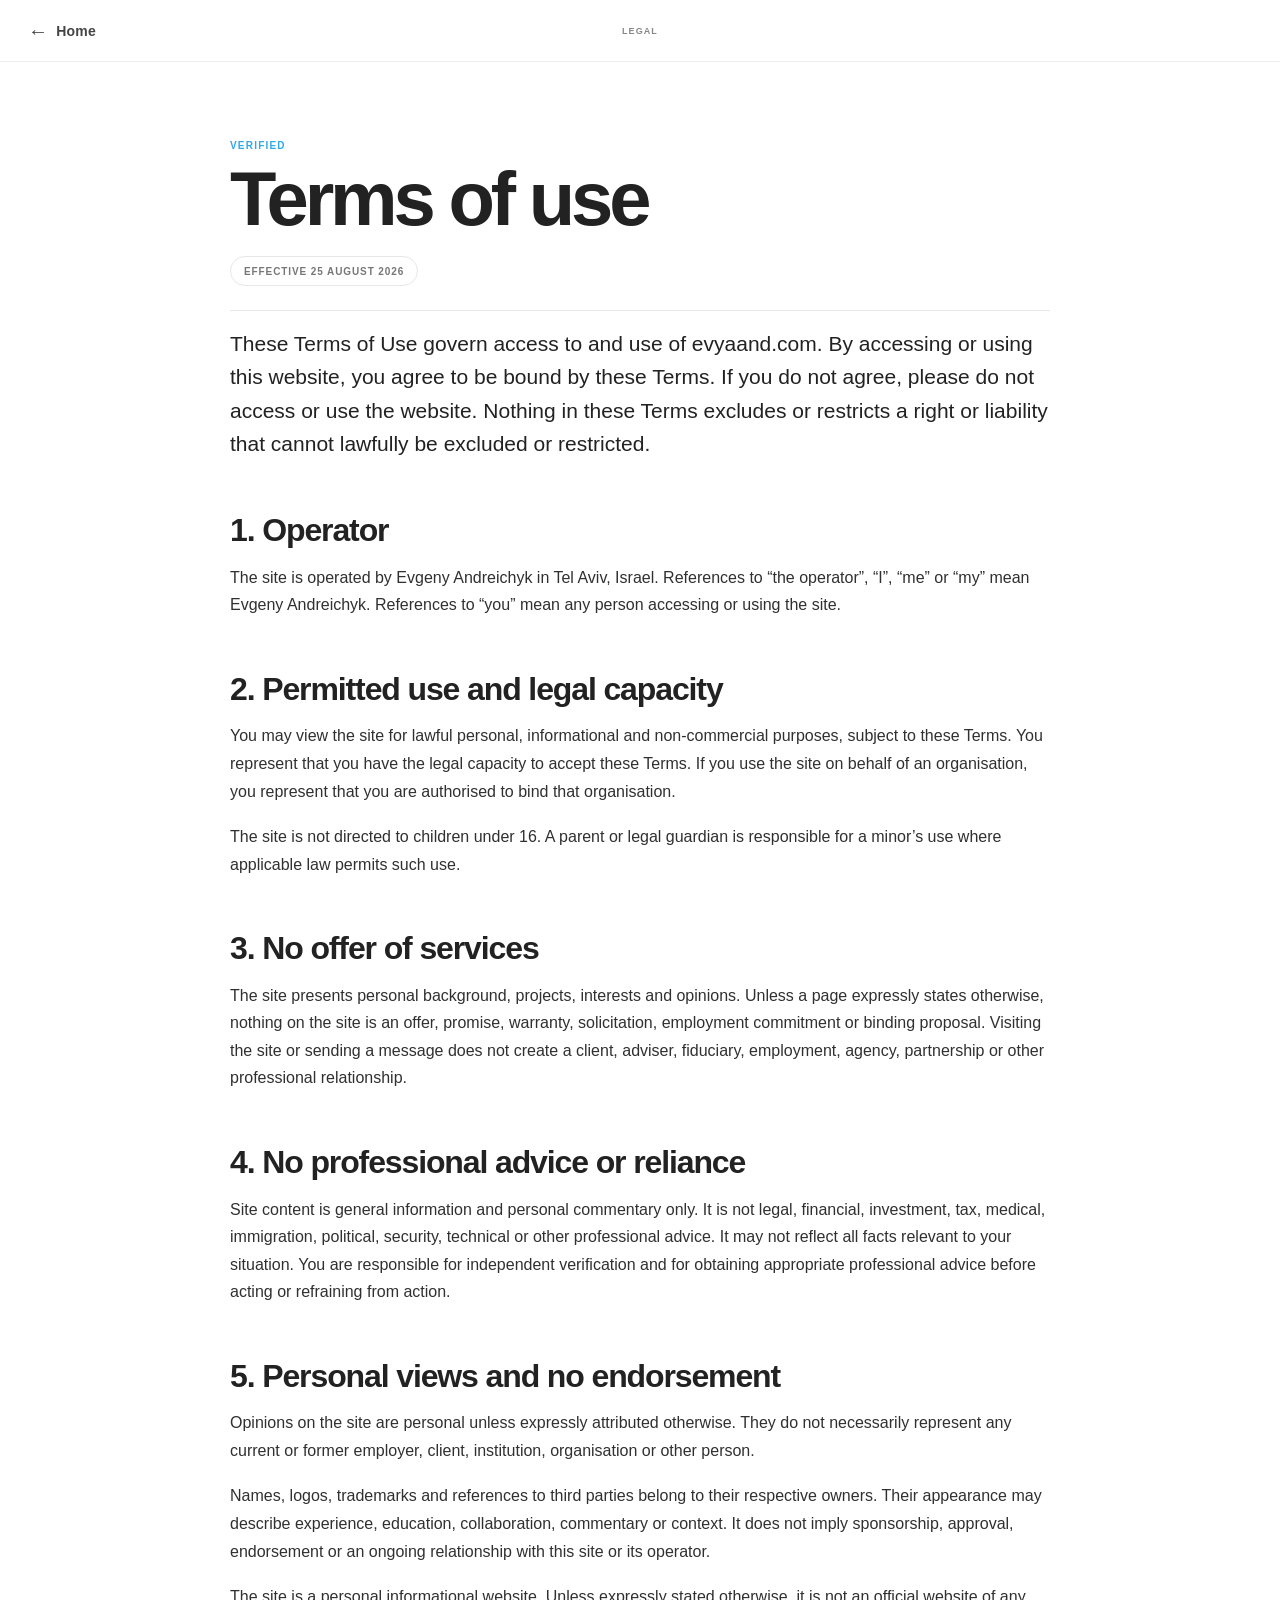
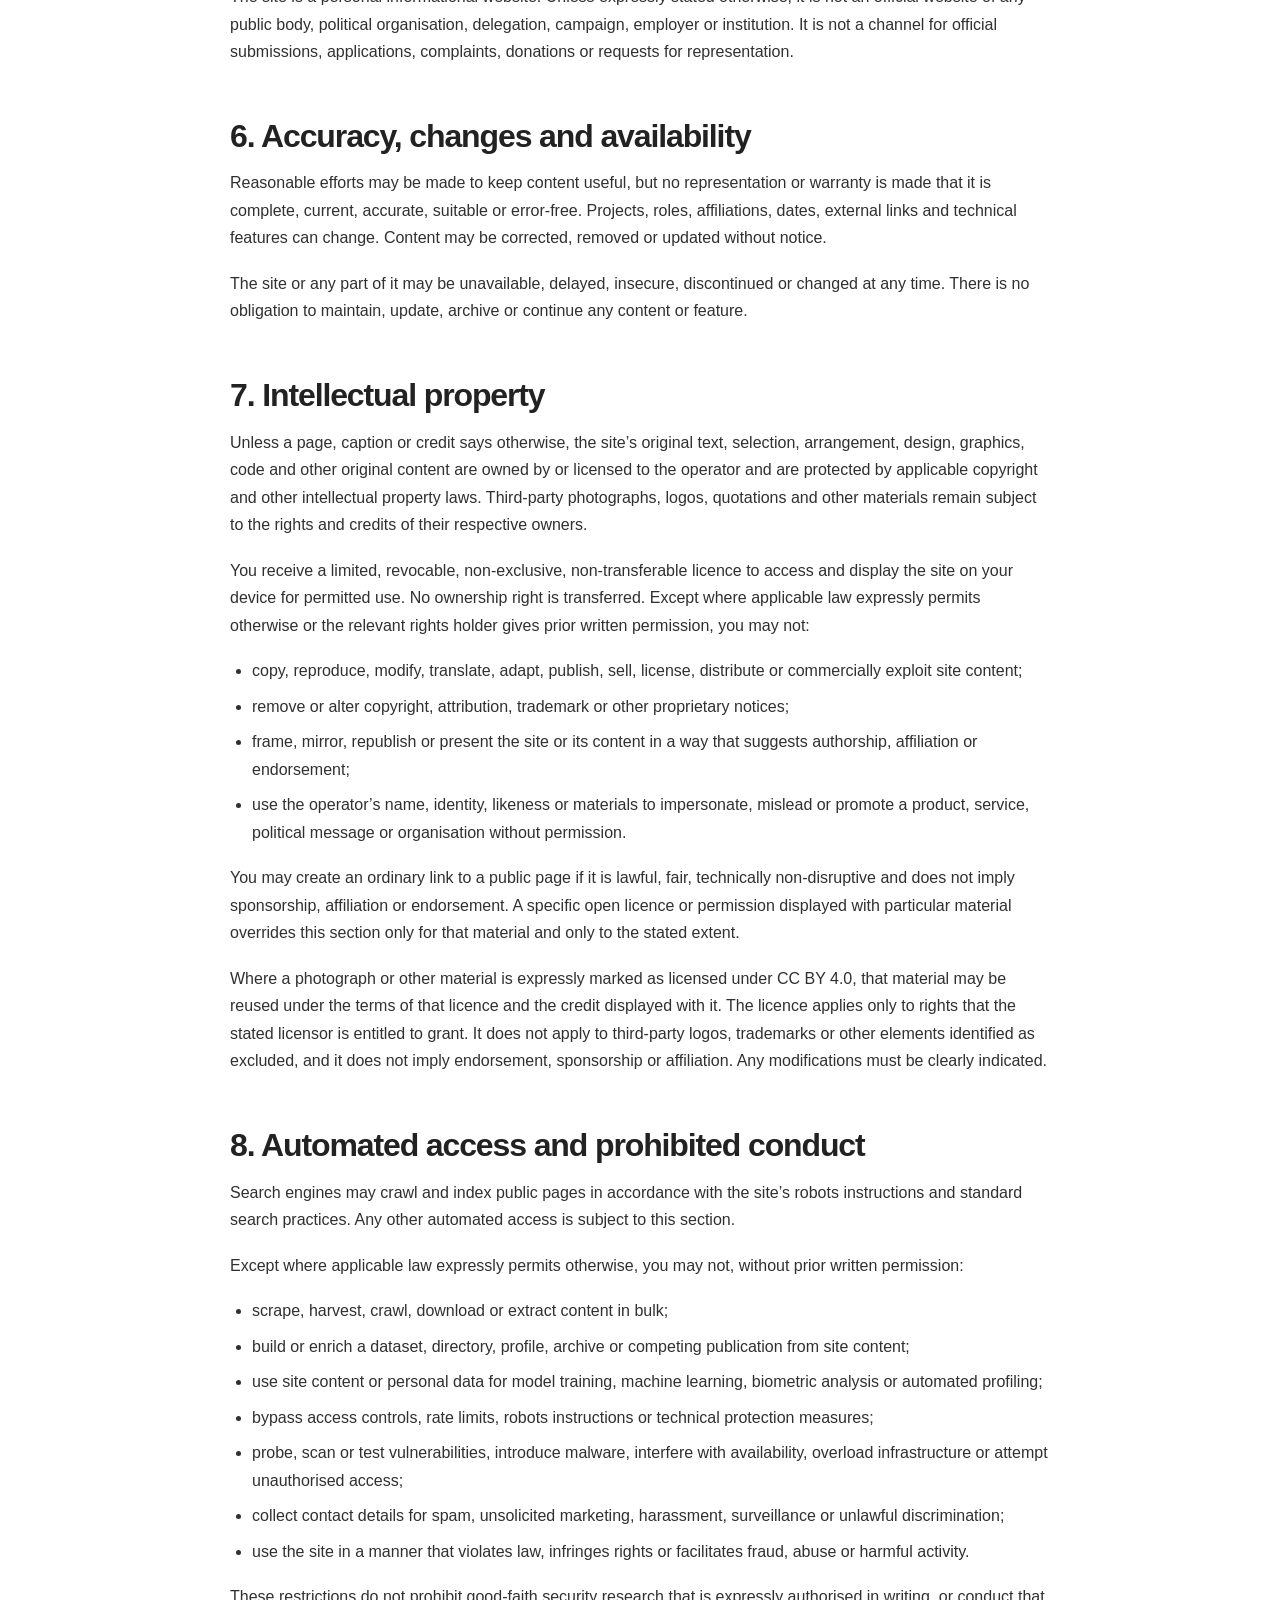
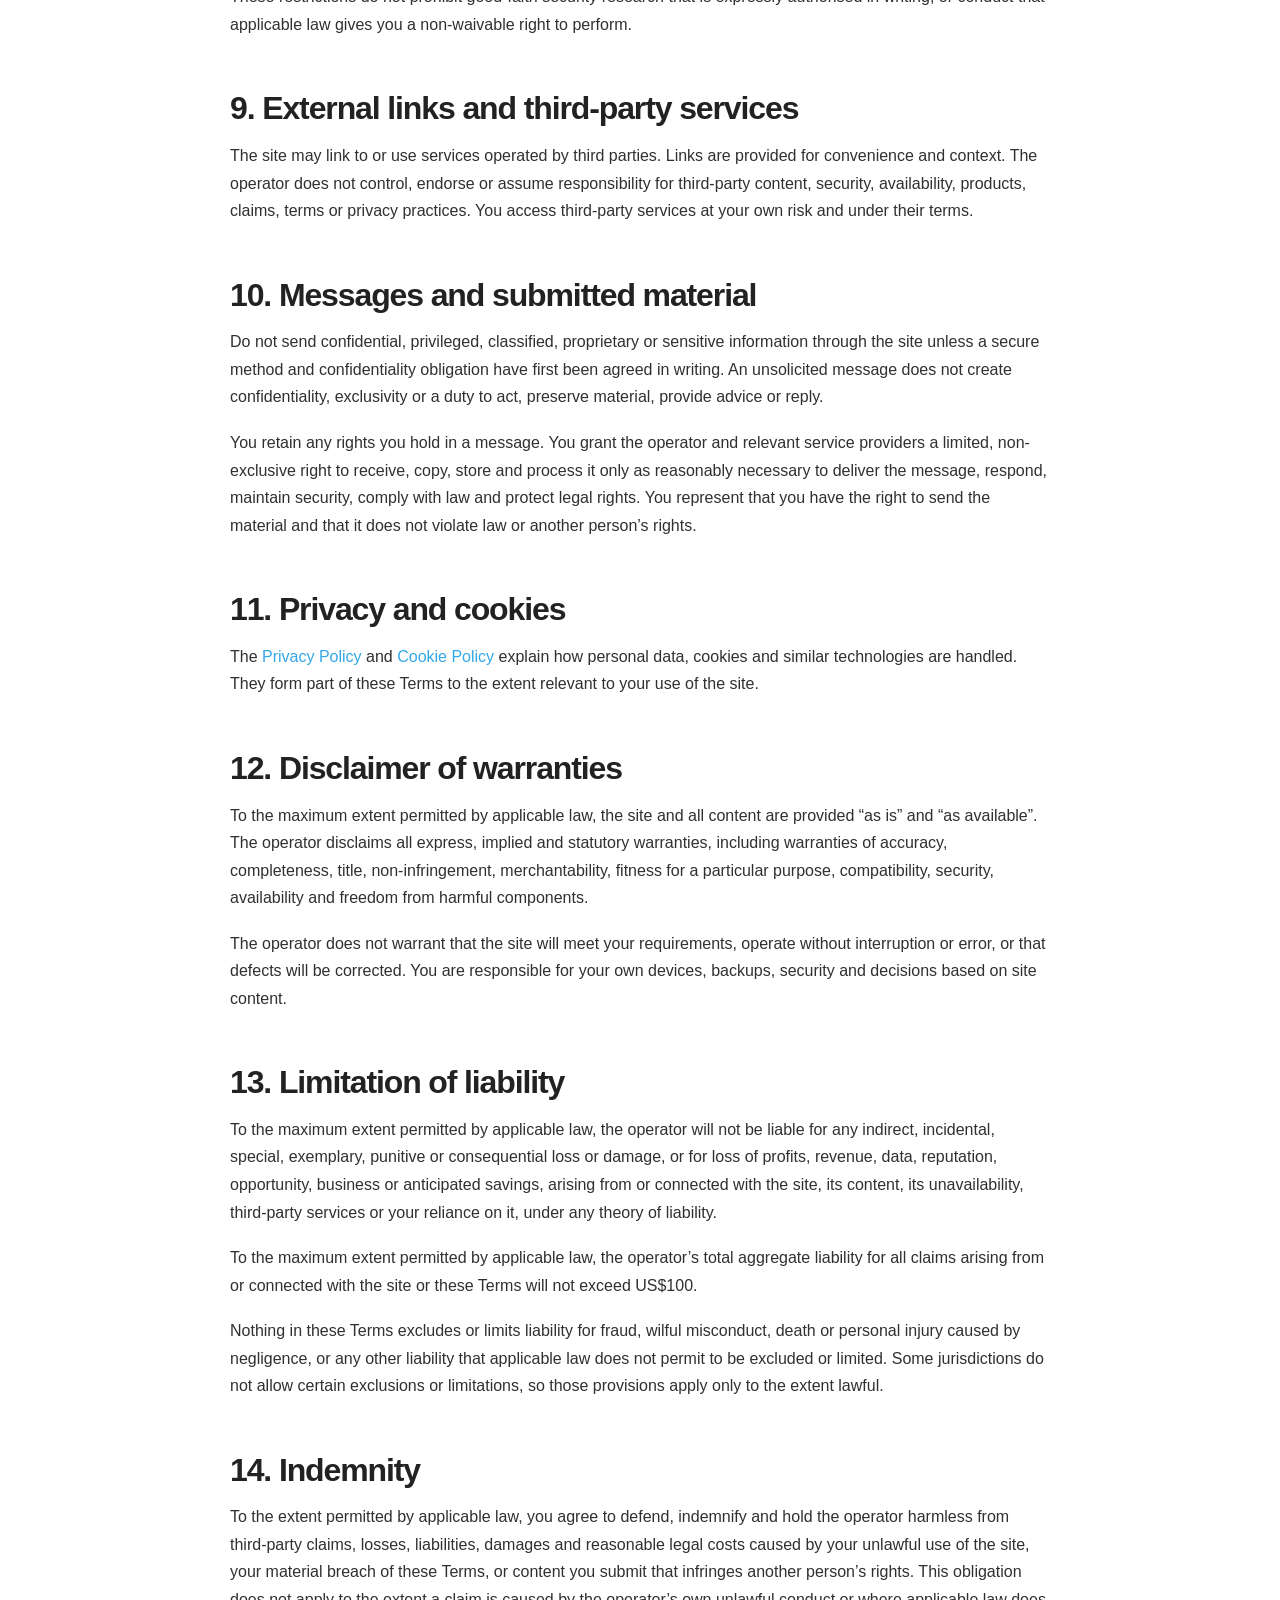
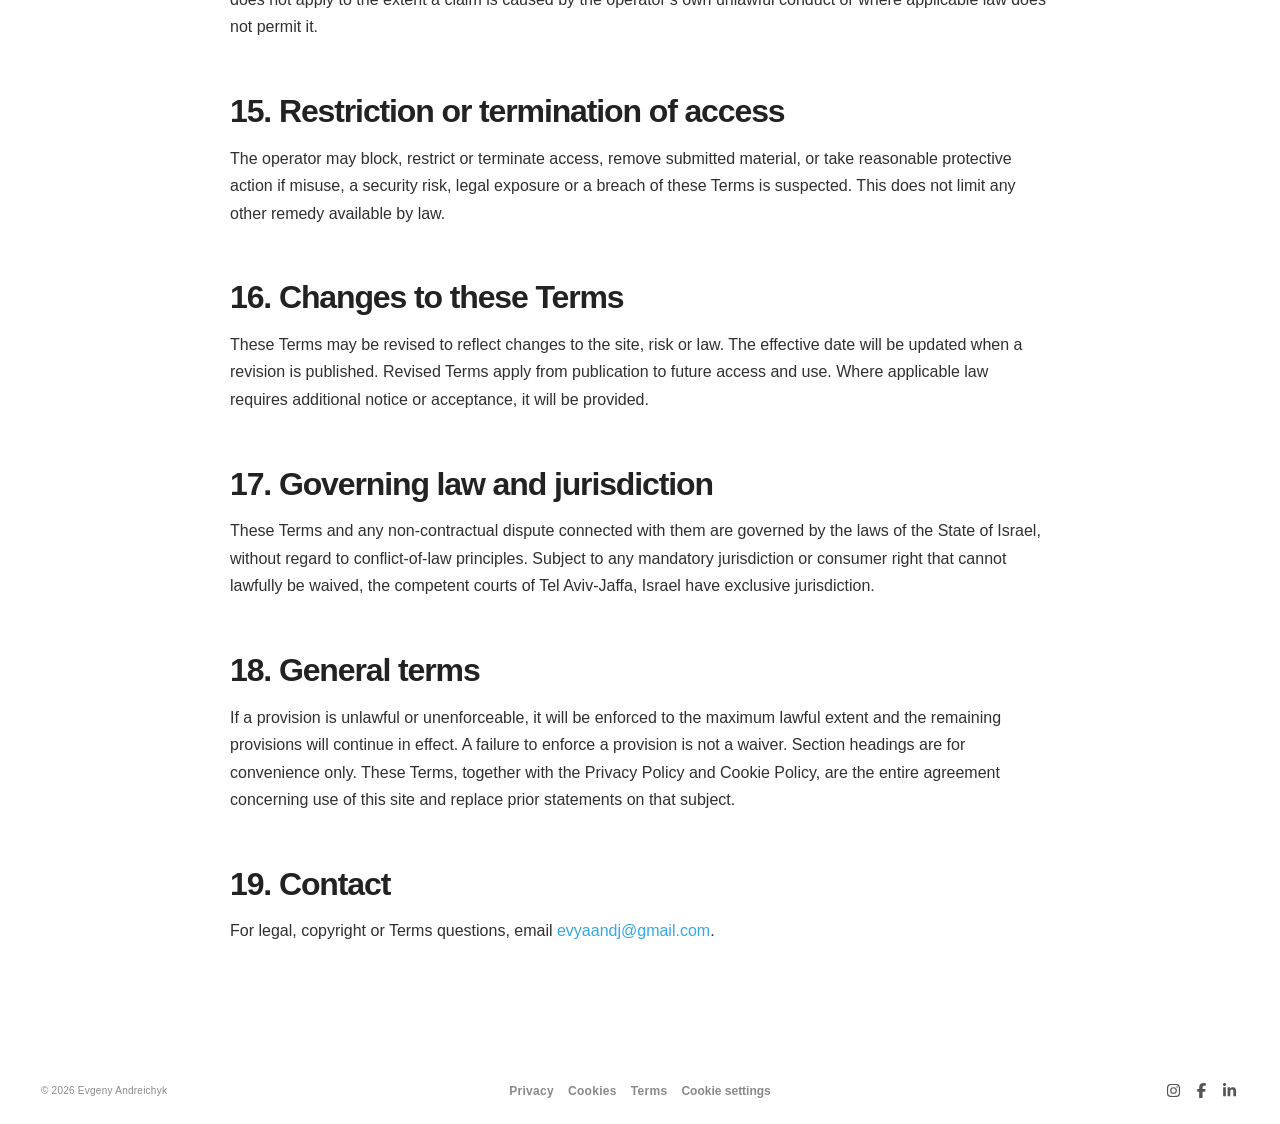
<file: terms/index.html>
<!doctype html>
<html lang="en">

<head>
  <!-- Google Tag Manager -->
  <script>
    (function (w, d, s, l, i) {
      w[l] = w[l] || [];
      w[l].push({ 'gtm.start': new Date().getTime(), event: 'gtm.js' });
      var f = d.getElementsByTagName(s)[0],
        j = d.createElement(s),
        dl = l != 'dataLayer' ? '&l=' + l : '';
      j.async = true;
      j.src = 'https://www.googletagmanager.com/gtm.js?id=' + i + dl;
      f.parentNode.insertBefore(j, f);
    })(window, document, 'script', 'dataLayer', 'GTM-55Z4X2WB');
  </script>
  <!-- End Google Tag Manager -->

  <meta charset="utf-8">
  <meta name="viewport" content="width=device-width, initial-scale=1">
  <title>Terms of Use | Evgeny Andreichyk</title>
  <meta name="description" content="Terms of Use for evyaand.com.">
  <link rel="canonical" href="https://evyaand.com/terms/">
  <meta name="robots" content="noindex, follow">
  <meta property="og:type" content="website">
  <meta property="og:site_name" content="Evgeny Andreichyk">
  <meta property="og:title" content="Terms of Use | Evgeny Andreichyk">
  <meta property="og:description" content="Rules and conditions for using evyaand.com.">
  <meta property="og:url" content="https://evyaand.com/terms/">
  <meta property="og:image" content="https://evyaand.com/images/og-image.jpg">
  <meta property="og:locale" content="en_US">
  <meta name="twitter:card" content="summary_large_image">
  <meta name="twitter:title" content="Terms of Use | Evgeny Andreichyk">
  <meta name="twitter:description" content="Rules and conditions for using evyaand.com.">
  <meta name="twitter:image" content="https://evyaand.com/images/og-image.jpg">
  <link rel="icon" href="../favicon.svg" type="image/svg+xml">
  <link rel="stylesheet" href="../styles/styles.css">
  <link rel="stylesheet" href="../styles/legal.css">
  <script type="application/ld+json">
  {
    "@context": "https://schema.org",
    "@type": "WebPage",
    "url": "https://evyaand.com/terms/",
    "name": "Terms of Use | Evgeny Andreichyk",
    "inLanguage": "en",
    "isPartOf": { "@id": "https://evyaand.com/#website" },
    "about": { "@id": "https://evyaand.com/#person" }
  }
  </script>
</head>

<body>
  <!-- Google Tag Manager (noscript) -->
  <noscript><iframe src="https://www.googletagmanager.com/ns.html?id=GTM-55Z4X2WB" height="0" width="0"
      style="display:none;visibility:hidden"></iframe></noscript>
  <!-- End Google Tag Manager (noscript) -->

  <main class="site-frame section-frame">
    <article class="paper section-paper legal-paper">
      <header class="masthead">
        <a class="site-back" href="/" aria-label="Back to home">
          <span class="site-back-arrow" aria-hidden="true">←</span>
          <span>Home</span>
        </a>
        <p class="edition">Legal</p>
      </header>

      <section class="legal-index" aria-labelledby="legal-title">
        <header class="legal-heading">
          <p class="legal-eyebrow">Verified</p>
          <h1 class="legal-title" id="legal-title">Terms of use</h1>
          <p class="legal-date">Effective 25 August 2026</p>
        </header>

        <div class="legal-layout">
          <article class="legal-content">
            <p>These Terms of Use govern access to and use of evyaand.com.
              By accessing or using this website, you agree to be bound by these Terms.
              If you do not agree, please do not access or use the website.
              Nothing in these Terms excludes or restricts a right or liability that
              cannot lawfully be excluded or restricted.</p>

            <h2>1. Operator</h2>
            <p>The site is operated by Evgeny Andreichyk in Tel Aviv, Israel. References to “the
              operator”, “I”, “me” or “my” mean Evgeny Andreichyk. References to “you” mean any person accessing or
              using the site.</p>

            <h2>2. Permitted use and legal capacity</h2>
            <p>You may view the site for lawful personal, informational and non-commercial purposes, subject to these
              Terms. You represent that you have the legal capacity to accept these Terms. If you use the site on behalf
              of an organisation, you represent that you are authorised to bind that organisation.</p>
            <p>The site is not directed to children under 16. A parent or legal guardian is responsible for a minor’s
              use where applicable law permits such use.</p>

            <h2>3. No offer of services</h2>
            <p>The site presents personal background, projects, interests and opinions. Unless a page
              expressly states otherwise, nothing on the site is an offer, promise, warranty, solicitation, employment
              commitment or binding proposal. Visiting the site or sending a message does not create a client, adviser,
              fiduciary, employment, agency, partnership or other professional relationship.</p>

            <h2>4. No professional advice or reliance</h2>
            <p>Site content is general information and personal commentary only. It is not legal, financial, investment,
              tax, medical, immigration, political, security, technical or other professional advice. It may not reflect
              all facts relevant to your situation. You are responsible for independent verification and for obtaining
              appropriate professional advice before acting or refraining from action.</p>

            <h2>5. Personal views and no endorsement</h2>
            <p>Opinions on the site are personal unless expressly attributed otherwise. They do not necessarily
              represent any current or former employer, client, institution, organisation or other person.</p>
            <p>Names, logos, trademarks and references to third parties belong to their respective owners. Their
              appearance may describe experience, education, collaboration, commentary or context. It does not imply
              sponsorship, approval, endorsement or an ongoing relationship with this site or its operator.</p>
            <p>The site is a personal informational website. Unless expressly stated otherwise, it is not an official
              website of any public body, political organisation, delegation, campaign, employer or institution. It is
              not a channel for official submissions, applications, complaints, donations or requests for
              representation.</p>

            <h2>6. Accuracy, changes and availability</h2>
            <p>Reasonable efforts may be made to keep content useful, but no representation or warranty is made that it
              is complete, current, accurate, suitable or error-free. Projects, roles, affiliations, dates, external
              links and technical features can change. Content may be corrected, removed or updated without notice.</p>
            <p>The site or any part of it may be unavailable, delayed, insecure, discontinued or changed at any time.
              There is no obligation to maintain, update, archive or continue any content or feature.</p>

            <h2>7. Intellectual property</h2>
            <p>Unless a page, caption or credit says otherwise, the site’s original text, selection, arrangement,
              design, graphics, code and other original content are owned by or licensed to the operator and are
              protected by applicable copyright and other intellectual property laws. Third-party photographs, logos,
              quotations and other materials remain subject to the rights and credits of their respective owners.</p>
            <p>You receive a limited, revocable, non-exclusive, non-transferable licence to access and display the site
              on your device for permitted use. No ownership right is transferred. Except where applicable law expressly
              permits otherwise or the relevant rights holder gives prior written permission, you may not:</p>
            <ul>
              <li>copy, reproduce, modify, translate, adapt, publish, sell, license, distribute or commercially exploit
                site content;</li>
              <li>remove or alter copyright, attribution, trademark or other proprietary notices;</li>
              <li>frame, mirror, republish or present the site or its content in a way that suggests authorship,
                affiliation or endorsement;</li>
              <li>use the operator’s name, identity, likeness or materials to impersonate, mislead or promote a product,
                service, political message or organisation without permission.</li>
            </ul>
            <p>You may create an ordinary link to a public page if it is lawful, fair, technically non-disruptive and
              does not imply sponsorship, affiliation or endorsement. A specific open licence or permission displayed
              with particular material overrides this section only for that material and only to the stated extent.</p>

            <p>Where a photograph or other material is expressly marked as licensed under CC BY 4.0, that material may
              be reused under the terms of that licence and the credit displayed with it. The licence applies only to
              rights that the stated licensor is entitled to grant. It does not apply to third-party logos, trademarks
              or other elements identified as excluded, and it does not imply endorsement, sponsorship or affiliation.
              Any modifications must be clearly indicated.</p>

            <h2>8. Automated access and prohibited conduct</h2>
            <p>Search engines may crawl and index public pages in accordance with the site’s robots instructions and
              standard search practices. Any other automated access is subject to this section.</p>
            <p>Except where applicable law expressly permits otherwise, you may not, without prior written permission:
            </p>
            <ul>
              <li>scrape, harvest, crawl, download or extract content in bulk;</li>
              <li>build or enrich a dataset, directory, profile, archive or competing publication from site content;
              </li>
              <li>use site content or personal data for model training, machine learning, biometric analysis or
                automated profiling;</li>
              <li>bypass access controls, rate limits, robots instructions or technical protection measures;</li>
              <li>probe, scan or test vulnerabilities, introduce malware, interfere with availability, overload
                infrastructure or attempt unauthorised access;</li>
              <li>collect contact details for spam, unsolicited marketing, harassment, surveillance or unlawful
                discrimination;</li>
              <li>use the site in a manner that violates law, infringes rights or facilitates fraud, abuse or harmful
                activity.</li>
            </ul>
            <p>These restrictions do not prohibit good-faith security research that is expressly authorised in writing,
              or conduct that applicable law gives you a non-waivable right to perform.</p>

            <h2>9. External links and third-party services</h2>
            <p>The site may link to or use services operated by third parties. Links are provided for convenience and
              context. The operator does not control, endorse or assume responsibility for third-party content,
              security, availability, products, claims, terms or privacy practices. You access third-party services at
              your own risk and under their terms.</p>

            <h2>10. Messages and submitted material</h2>
            <p>Do not send confidential, privileged, classified, proprietary or sensitive information through the site
              unless a secure method and confidentiality obligation have first been agreed in writing. An unsolicited
              message does not create confidentiality, exclusivity or a duty to act, preserve material, provide advice
              or reply.</p>
            <p>You retain any rights you hold in a message. You grant the operator and relevant service providers a
              limited, non-exclusive right to receive, copy, store and process it only as reasonably necessary to
              deliver the message, respond, maintain security, comply with law and protect legal rights. You represent
              that you have the right to send the material and that it does not violate law or another person’s rights.
            </p>

            <h2>11. Privacy and cookies</h2>
            <p>The <a href="/privacy/">Privacy Policy</a> and <a href="/cookies/">Cookie Policy</a> explain how personal
              data, cookies and similar technologies are handled. They form part of these Terms to the extent relevant
              to your use of the site.</p>

            <h2>12. Disclaimer of warranties</h2>
            <p>To the maximum extent permitted by applicable law, the site and all content are provided “as is” and “as
              available”. The operator disclaims all express, implied and statutory warranties, including warranties of
              accuracy, completeness, title, non-infringement, merchantability, fitness for a particular purpose,
              compatibility, security, availability and freedom from harmful components.</p>
            <p>The operator does not warrant that the site will meet your requirements, operate without interruption or
              error, or that defects will be corrected. You are responsible for your own devices, backups, security and
              decisions based on site content.</p>

            <h2>13. Limitation of liability</h2>
            <p>To the maximum extent permitted by applicable law, the operator will not be liable for any indirect,
              incidental, special, exemplary, punitive or consequential loss or damage, or for loss of profits, revenue,
              data, reputation, opportunity, business or anticipated savings, arising from or connected with the site,
              its content, its unavailability, third-party services or your reliance on it, under any theory of
              liability.</p>
            <p>To the maximum extent permitted by applicable law, the operator’s total aggregate liability for all
              claims arising from or connected with the site or these Terms will not exceed US$100.</p>
            <p>Nothing in these Terms excludes or limits liability for fraud, wilful misconduct, death or personal
              injury caused by negligence, or any other liability that applicable law does not permit to be excluded or
              limited. Some jurisdictions do not allow certain exclusions or limitations, so those provisions apply only
              to the extent lawful.</p>

            <h2>14. Indemnity</h2>
            <p>To the extent permitted by applicable law, you agree to defend, indemnify and hold the operator harmless
              from third-party claims, losses, liabilities, damages and reasonable legal costs caused by your unlawful
              use of the site, your material breach of these Terms, or content you submit that infringes another
              person’s rights. This obligation does not apply to the extent a claim is caused by the operator’s own
              unlawful conduct or where applicable law does not permit it.</p>

            <h2>15. Restriction or termination of access</h2>
            <p>The operator may block, restrict or terminate access, remove submitted material, or take reasonable
              protective action if misuse, a security risk, legal exposure or a breach of these Terms is suspected. This
              does not limit any other remedy available by law.</p>

            <h2>16. Changes to these Terms</h2>
            <p>These Terms may be revised to reflect changes to the site, risk or law. The effective date will be
              updated when a revision is published. Revised Terms apply from publication to future access and use. Where
              applicable law requires additional notice or acceptance, it will be provided.</p>

            <h2>17. Governing law and jurisdiction</h2>
            <p>These Terms and any non-contractual dispute connected with them are governed by the laws of the State of
              Israel, without regard to conflict-of-law principles. Subject to any mandatory jurisdiction or consumer
              right that cannot lawfully be waived, the competent courts of Tel Aviv-Jaffa, Israel have exclusive
              jurisdiction.</p>

            <h2>18. General terms</h2>
            <p>If a provision is unlawful or unenforceable, it will be enforced to the maximum lawful extent and the
              remaining provisions will continue in effect. A failure to enforce a provision is not a waiver. Section
              headings are for convenience only. These Terms, together with the Privacy Policy and Cookie Policy, are
              the entire agreement concerning use of this site and replace prior statements on that subject.</p>

            <h2>19. Contact</h2>
            <p>For legal, copyright or Terms questions, email <a
                href="mailto:evyaandj@gmail.com?subject=Website%20legal%20request">evyaandj@gmail.com</a>.</p>
          </article>
        </div>
      </section>
    </article>
  </main>

  <footer class="site-footer">
    <small>© 2026 Evgeny Andreichyk</small>

    <nav class="footer-legal-links" aria-label="Legal and privacy links">
      <a href="/privacy/">Privacy</a>
      <a href="/cookies/">Cookies</a>
      <a href="/terms/">Terms</a>

      <button class="cky-banner-element footer-cookie-settings" type="button">
        Cookie settings
      </button>
    </nav>

    <nav class="footer-social-links" aria-label="Social media profiles">
      <a href="https://www.instagram.com/evyaand/" target="_blank" rel="noreferrer" aria-label="Instagram">
        <svg viewBox="0 0 448 512" aria-hidden="true">
          <path fill="currentColor"
            d="M224.3 141a115 115 0 1 0-.6 230 115 115 0 1 0 .6-230zm-.6 40.4a74.6 74.6 0 1 1 .6 149.2 74.6 74.6 0 1 1-.6-149.2zm93.4-45.1a26.8 26.8 0 1 1 53.6 0 26.8 26.8 0 1 1-53.6 0zm129.7 27.2c-1.7-35.9-9.9-67.7-36.2-93.9-26.2-26.2-58-34.4-93.9-36.2-37-2.1-147.9-2.1-184.9 0-35.8 1.7-67.6 9.9-93.9 36.1s-34.4 58-36.2 93.9c-2.1 37-2.1 147.9 0 184.9 1.7 35.9 9.9 67.7 36.2 93.9s58 34.4 93.9 36.2c37 2.1 147.9 2.1 184.9 0 35.9-1.7 67.7-9.9 93.9-36.2 26.2-26.2 34.4-58 36.2-93.9 2.1-37 2.1-147.8 0-184.8zM399 388c-7.8 19.6-22.9 34.7-42.6 42.6-29.5 11.7-99.5 9-132.1 9s-102.7 2.6-132.1-9c-19.6-7.8-34.7-22.9-42.6-42.6-11.7-29.5-9-99.5-9-132.1s-2.6-102.7 9-132.1c7.8-19.6 22.9-34.7 42.6-42.6 29.5-11.7 99.5-9 132.1-9s102.7-2.6 132.1 9c19.6 7.8 34.7 22.9 42.6 42.6 11.7 29.5 9 99.5 9 132.1s2.7 102.7-9 132.1z" />
        </svg>
      </a>

      <a href="https://www.facebook.com/evgeni.andreichyk/" target="_blank" rel="noreferrer" aria-label="Facebook">
        <svg viewBox="0 0 320 512" aria-hidden="true">
          <path fill="currentColor"
            d="M80 299.3V512h116V299.3h86.5l18-97.8H196v-34.6c0-51.7 20.3-71.5 72.7-71.5 16.3 0 29.4.4 37 1.2V7.9C291.4 4 256.4 0 236.2 0 129.3 0 80 50.5 80 159.4v42.1H14v97.8h66z" />
        </svg>
      </a>

      <a href="https://www.linkedin.com/in/evyaand/" target="_blank" rel="noreferrer" aria-label="LinkedIn">
        <svg viewBox="0 0 448 512" aria-hidden="true">
          <path fill="currentColor"
            d="M100.3 448H7.4V148.9h92.9V448zM53.8 108.1C24.1 108.1 0 83.5 0 53.8 0 24.1 24.1 0 53.8 0s53.8 24.1 53.8 53.8c0 29.7-24.1 54.3-53.8 54.3zM447.9 448h-92.7V302.4c0-34.7-.7-79.2-48.3-79.2-48.3 0-55.7 37.7-55.7 76.7V448h-92.8V148.9h89.1v40.8h1.3c12.4-23.5 42.7-48.3 87.9-48.3 94 0 111.3 61.9 111.3 142.3V448h-.1z" />
        </svg>
      </a>
    </nav>
  </footer>
</body>

</html>
</file>
<file: styles/styles.css>
:root {
  --ink: #222;
  --muted: #777;
  --line: #e7e7e7;
  --blue: #33a8e6;
}

* {
  box-sizing: border-box;
}

html {
  background: #fff;
  color: var(--ink);
  scroll-behavior: smooth;
}

body {
  display: flex;
  min-width: 320px;
  min-height: 100svh;
  margin: 0;
  flex-direction: column;
  background: #fff;
  color: var(--ink);
  font-family: "Avenir Next", Avenir, "Helvetica Neue", Helvetica, Arial, sans-serif;
  -webkit-font-smoothing: antialiased;
  text-rendering: optimizeLegibility;
}

body>main {
  flex: 1 0 auto;
}

a {
  color: inherit;
  text-decoration: none;
}

.home {
  display: flex;
  min-height: 0;
  flex-direction: column;
  background: #fff;
}

.home-content {
  display: flex;
  flex: 1;
  flex-direction: column;
  justify-content: center;
  padding-bottom: clamp(48px, 8vh, 80px);
}

.profile-section {
  display: flex;
  align-items: center;
  justify-content: center;
  padding: clamp(38px, 5vh, 64px) 20px 32px;
}

.profile-card {
  width: min(590px, 100%);
  text-align: center;
}

.personal-monogram {
  width: 50px;
  aspect-ratio: 700 / 341;
  margin: 0 auto 32px;
  transform-origin: 55% 65%;
  animation: personal-monogram-arrival 1.15s cubic-bezier(.22, 1, .36, 1) .18s both;
  cursor: default;
  position: relative;
  user-select: none;
  -webkit-user-select: none;
  -webkit-touch-callout: none;
}

.personal-monogram-mark {
  display: block;
  width: 100%;
  height: 100%;
  object-fit: contain;
  transform-origin: 55% 65%;
  pointer-events: none;
  user-select: none;
  -webkit-user-select: none;
  -webkit-user-drag: none;
}

.personal-monogram:hover .personal-monogram-mark {
  animation: personal-monogram-hover .65s ease-in-out;
}


h1 {
  margin: 0;
  color: #202020;
  font-size: clamp(38px, 4.1vw, 58px);
  font-weight: 650;
  letter-spacing: -.05em;
  line-height: 1.03;
}

.description {
  width: min(100%, 550px);
  margin: 18px auto 0;
  color: var(--muted);
  font-size: clamp(15px, 1.25vw, 18px);
  font-weight: 450;
  letter-spacing: .005em;
  line-height: 1.62;
}

.description-fields {
  display: block;
  color: var(--blue);
  font-size: .88em;
  font-weight: 600;
}

.description-statement {
  display: block;
  margin-top: 8px;
}

.section-kicker {
  margin: 30px 0 10px;
  color: var(--blue);
  font-size: 9px;
  font-weight: 800;
  letter-spacing: .11em;
  text-transform: uppercase;
}

.social-links {
  display: flex;
  align-items: center;
  justify-content: center;
  gap: 16px;
  margin-top: 20px;
  flex-wrap: wrap;
}

.social-links a {
  display: inline-flex;
  align-items: center;
  justify-content: center;
  gap: 6px;
  min-height: 23px;
  color: #252525;
  font-size: 13px;
  font-weight: 500;
  line-height: 1;
  transition: color 150ms ease, transform 150ms ease;
}

.social-links a:hover,
.social-links a:focus-visible {
  color: var(--blue);
  outline: 0;
  transform: translateY(-2px);
}

.social-links svg {
  display: block;
  width: 18px;
  height: 18px;
}

.page-links {
  display: flex;
  align-items: center;
  justify-content: center;
  gap: 9px;
  margin-top: 35px;
  flex-wrap: wrap;
}

.page-links a {
  display: inline-flex;
  align-items: center;
  justify-content: center;
  min-height: 44px;
  border: 1px solid #9d9d9d;
  border-radius: 4px;
  background: #fff;
  color: #424242;
  font-size: 13px;
  font-weight: 600;
  line-height: 1;
  white-space: nowrap;
  transition: background-color 150ms ease, border-color 150ms ease, color 150ms ease, transform 150ms ease;
}

.page-links .button-short {
  padding: 0 22px;
}

.page-links .button-medium {
  padding: 0 18px;
}

.page-links .button-long {
  padding: 0 23px;
}

.page-links a:hover,
.page-links a:focus-visible {
  border-color: var(--blue);
  background: var(--blue);
  color: #fff;
  outline: 0;
  transform: translateY(-2px);
}

.organizations {
  padding: 18px clamp(28px, 7vw, 112px) clamp(38px, 5vh, 64px);
  background: #fff;
}

.section-kicker {
  margin: 0 auto 8px;
  text-align: center;

}

.logo-marquee {
  width: calc(100% + clamp(56px, 14vw, 224px));
  margin-left: calc(clamp(28px, 7vw, 112px) * -1);
  margin-top: -30px;
  overflow: hidden;
  -webkit-mask-image: linear-gradient(90deg, transparent, #000 6%, #000 94%, transparent);
  mask-image: linear-gradient(90deg, transparent, #000 6%, #000 94%, transparent);
}

.logo-track {
  display: flex;
  width: max-content;
  opacity: 0;
  will-change: transform;
  animation: organizations-scroll 48s linear infinite;
  animation-play-state: paused;
  transition: opacity 180ms ease;
}

.logo-track.is-ready {
  opacity: 1;
  animation-play-state: running;
}

.logo-group {
  display: flex;
  align-items: center;
  flex-shrink: 0;
}

.organization-logo {
  display: flex;
  align-items: center;
  justify-content: center;
  width: clamp(200px, 20vw, 300px);
  min-height: 112px;
  padding: 14px clamp(24px, 3vw, 52px);
  flex: 0 0 auto;
}

.organization-logo img {
  display: block;
  width: 100%;
  max-width: 210px;
  height: 74px;
  object-fit: contain;
  object-position: center;
  opacity: .9;
  filter: grayscale(1) saturate(0);
  mix-blend-mode: normal;

  user-select: none;
  -webkit-user-select: none;
  -webkit-user-drag: none;
  -webkit-touch-callout: none !important;
  pointer-events: none;
}

.logo-marquee,
.logo-marquee * {
  user-select: none;
  -webkit-user-select: none;
  -webkit-touch-callout: none !important;
  -webkit-tap-highlight-color: transparent;
}

.logo-us-state img {
  max-width: 86px;
  height: 82px;
}

.logo-pace img {
  max-width: 180px;
  height: 210px;
}

.logo-us-embassy img {
  max-width: 88px;
  height: 86px;
}

.logo-meta img {
  max-width: 180px;
  height: 62px;
}

.logo-council-of-europe img {
  max-width: 126px;
  height: 90px;
}

.logo-polish-president img {
  max-width: 96px;
  height: 92px;
}

.logo-polish-mfa img {
  max-width: 242px;
  height: 108px;
}

.logo-latvia-mfa img {
  max-width: 134px;
  height: 152px;
}

.logo-eeas img {
  max-width: 210px;
  height: 66px;
}

.logo-ehu img {
  max-width: 200px;
  height: 100px;
}

.logo-eed img {
  max-width: 210px;
  height: 72px;
}

.logo-chopin-university img {
  max-width: 225px;
  height: 88px;
}

.logo-amnesty img {
  max-width: 205px;
  height: 72px;
}

.logo-alliance img {
  max-width: 150px;
  height: 72px;
  opacity: .84;
  filter: brightness(0);
  mix-blend-mode: normal;
}

.logo-gmf img {
  max-width: 190px;
  height: 70px;
}

.logo-ndi img {
  max-width: 150px;
  height: 58px;
}

.logo-iri img {
  max-width: 210px;
  height: 72px;
}

.logo-ceeli img {
  max-width: 205px;
  height: 74px;
}

.site-footer {
  display: flex;
  align-items: center;
  justify-content: space-between;
  margin-top: auto;
  padding: 16px clamp(22px, 3.2vw, 48px) 24px;
  color: #8a8a8a;
}

.site-footer small {
  font-size: 10px;
  font-weight: 500;
  letter-spacing: .025em;
  line-height: 1;
}

.footer-social-links {
  display: flex;
  align-items: center;
  gap: 9px;
}

.footer-social-links a {
  display: inline-flex;
  width: 19px;
  height: 19px;
  align-items: center;
  justify-content: center;
  color: #555;
  transition: color 150ms ease, transform 150ms ease;
}

.footer-social-links svg {
  display: block;
  width: 15px;
  height: 15px;
}

.footer-social-links a:hover,
.footer-social-links a:focus-visible {
  color: var(--blue);
  outline: 0;
  transform: translateY(-2px);
}

@keyframes organizations-scroll {
  from {
    transform: translateX(0);
  }

  to {
    transform: translateX(-50%);
  }
}

@keyframes personal-monogram-arrival {
  0% {
    opacity: 0;
    transform: translateY(-5px) rotate(0deg) scale(.96);
  }

  24% {
    opacity: 1;
    transform: translateY(0) rotate(6deg) scale(1);
  }

  46% {
    transform: rotate(-5deg);
  }

  66% {
    transform: rotate(3deg);
  }

  83% {
    transform: rotate(-1.5deg);
  }

  100% {
    opacity: 1;
    transform: rotate(0deg);
  }
}

@keyframes personal-monogram-hover {

  0%,
  100% {
    transform: rotate(0deg);
  }

  22% {
    transform: rotate(4deg);
  }

  46% {
    transform: rotate(-4deg);
  }

  68% {
    transform: rotate(2.5deg);
  }

  85% {
    transform: rotate(-1deg);
  }
}

/* Inner pages remain intentionally minimal while the homepage direction is reviewed. */
.site-frame {
  display: flex;
  min-height: 0;
  padding: 0;
  flex-direction: column;
  background: #fff;
}

.paper {
  position: relative;
  display: flex;
  min-height: 0;
  overflow: hidden;
  flex: 1;
  flex-direction: column;
  border: 0;
  background: #fff;
}

.masthead {
  display: grid;
  align-items: center;
  min-height: 62px;
  padding: 0 28px;
  grid-template-columns: 1fr auto 1fr;
  border-bottom: 1px solid #ededed;
  font-size: 9px;
  font-weight: 750;
  letter-spacing: .12em;
  text-transform: uppercase;
}

.monogram {
  width: max-content;
  font-size: 16px;
  font-weight: 850;
  letter-spacing: -.07em;
}

.monogram-dot,
.section-number {
  color: var(--blue);
}

.edition {
  margin: 0;
  color: #888;
}

.back-link {
  justify-self: end;
}

.section-cover {
  display: flex;
  flex: 1;
  align-items: center;
  flex-direction: column;
  justify-content: center;
  padding: 60px 24px;
  text-align: center;
}

.section-number {
  margin: 0 0 20px;
  font-size: 11px;
  font-weight: 800;
}

.section-title {
  margin: 0;
  font-size: clamp(64px, 11vw, 150px);
  font-weight: 650;
  letter-spacing: -.065em;
  line-height: .9;
}

.section-subtitle {
  margin: 24px 0 0;
  color: #777;
  font-size: 18px;
}

.section-status {
  display: flex;
  align-items: center;
  gap: 8px;
  margin-top: 54px;
  color: #999;
  font-size: 8px;
  font-weight: 750;
  letter-spacing: .12em;
  text-transform: uppercase;
}

.section-status span {
  display: block;
  width: 5px;
  height: 5px;
  border-radius: 50%;
  background: var(--blue);
}

.about-index {
  display: flex;
  padding: clamp(46px, 6vw, 82px) clamp(32px, 7vw, 110px) clamp(54px, 7vw, 90px);
  flex: 1;
  flex-direction: column;
}

.about-index-heading {
  display: grid;
  align-items: end;
  gap: clamp(34px, 7vw, 110px);
  grid-template-columns: minmax(260px, .9fr) minmax(340px, 1.1fr);
}

.about-index-eyebrow,
.about-index-meta {
  margin: 0 0 15px;
  color: var(--blue);
  font-size: 10px;
  font-weight: 800;
  letter-spacing: .12em;
  text-transform: uppercase;
}

.about-index-title {
  margin: 0;
  font-size: clamp(44px, 6vw, 82px);
  font-weight: 650;
  letter-spacing: -.06em;
  line-height: .94;
}

.about-index-lede {
  width: min(100%, 570px);
  margin: 0;
  color: #777;
  font-size: clamp(15px, 1.25vw, 18px);
  line-height: 1.65;
}

.about-section-layout {
  display: grid;
  margin-top: clamp(42px, 5vw, 68px);
  padding-top: clamp(26px, 3vw, 38px);
  gap: clamp(30px, 4.5vw, 70px);
  grid-template-columns: minmax(135px, 165px) minmax(0, 1fr);
  border-top: 1px solid #d9d9d9;
}

.about-section-nav {
  display: flex;
  flex-direction: column;
}

.about-section-nav-bottom {
  display: none;
}

.about-section-nav button {
  display: grid;
  width: 100%;
  min-height: 58px;
  padding: 0;
  align-items: center;
  grid-template-columns: 31px 1fr;
  border: 0;
  border-bottom: 1px solid #e3e3e3;
  background: transparent;
  color: #777;
  cursor: pointer;
  font: inherit;
  font-size: 15px;
  font-weight: 650;
  text-align: left;
  transition: color 160ms ease, padding-left 180ms ease;
}

.about-section-nav button:hover,
.about-section-nav button:focus-visible,
.about-section-nav button.is-active {
  color: var(--ink);
  outline: 0;
}

.about-section-nav button.is-active {
  padding-left: 7px;
  color: var(--blue);
}

.about-index-number {
  color: #888;
  font-size: 9px;
  font-weight: 700;
  letter-spacing: .08em;
}

.about-view {
  min-width: 0;
  animation: about-entry-in 360ms cubic-bezier(.22, 1, .36, 1) both;
}

.about-story {
  display: grid;
  align-items: start;
  gap: clamp(30px, 4vw, 62px);
  grid-template-columns: minmax(260px, .9fr) minmax(260px, 1.1fr);
  animation: about-entry-in 320ms cubic-bezier(.22, 1, .36, 1) both;
}

@media (min-width: 981px) {
  .about-explore-view .about-story {
    max-width: 1160px;
    grid-template-columns: minmax(380px, 620px) minmax(280px, 480px);
  }

  .about-explore-view .about-index-figure img {
    aspect-ratio: 5 / 4;
  }
}

/* For images same size @media (min-width: 981px) {

  .about-explore-view .about-story {
    max-width: 1160px;
    grid-template-columns: minmax(380px, 620px) minmax(280px, 480px);
  }

  .about-explore-view .about-index-figure img {
    aspect-ratio: 5 / 4;
  }


  .about-explore-view .about-story:nth-of-type(2) {
    grid-template-columns: minmax(280px, 480px) minmax(380px, 620px);
  }

  .about-explore-view .about-story:nth-of-type(2) .about-index-copy {
    grid-column: 1;
    grid-row: 1;
  }

  .about-explore-view .about-story:nth-of-type(2) .about-index-figure {
    grid-column: 2;
    grid-row: 1;
  }
}
 */



/* Second Explore block */

.about-explore-view .about-story+.about-story {
  margin-top: clamp(80px, 9vw, 140px);
}

@media (min-width: 981px) {
  .about-explore-view .about-story:nth-of-type(2) .about-index-copy {
    grid-column: 1;
    grid-row: 1;
  }

  .about-explore-view .about-story:nth-of-type(2) .about-index-figure {
    grid-column: 2;
    grid-row: 1;
  }
}


.about-graph-view {
  display: grid;
  align-items: start;
  gap: clamp(34px, 4vw, 56px);
  grid-template-columns: minmax(360px, 1.18fr) minmax(260px, .82fr);

}

.about-graph-view {
  display: grid;
  align-items: start;
  gap: clamp(34px, 4vw, 56px);
  grid-template-columns: minmax(360px, 1.18fr) minmax(260px, .82fr);
}

.about-story-compact {
  display: flex;
  gap: 25px;
  flex-direction: column;
}

/* Explore/About Images Width */

.about-story-compact .about-index-figure {
  width: 100%;
  max-width: 680px;
}

/* Explore/About Images Width */

/* Explore/About Images Height */
.about-story-compact .about-index-figure img {
  width: 100%;
  max-height: none;
  aspect-ratio: 32 / 25;
  object-fit: cover;
}

/* Explore/About Images Height */


.about-gallery {
  position: relative;
  overflow: hidden;
  touch-action: pan-y;
}

.about-gallery img {
  animation: about-gallery-in 260ms ease both;
  user-select: none;
}

.about-gallery-arrow {
  position: absolute;
  z-index: 2;
  top: 50%;
  display: grid;
  width: 38px;
  height: 38px;
  padding: 0;
  place-items: center;
  border: 1px solid rgba(255, 255, 255, .72);
  border-radius: 50%;
  opacity: 0;
  background: rgba(20, 20, 20, .58);
  color: #fff;
  cursor: pointer;
  font: inherit;
  font-size: 16px;
  transform: translateY(-50%);
  transition: opacity 180ms ease, background-color 180ms ease;
}

.about-gallery-prev {
  left: 14px;
}

.about-gallery-next {
  right: 14px;
}

.about-gallery:hover .about-gallery-arrow,
.about-gallery-arrow:focus-visible {
  opacity: 1;
}

.about-gallery-arrow:hover,
.about-gallery-arrow:focus-visible {
  outline: 0;
  background: var(--blue);
}

.about-gallery-dots {
  display: flex;
  min-height: 25px;
  align-items: center;
  justify-content: center;
  gap: 7px;
}

.about-gallery-dots button {
  width: 6px;
  height: 6px;
  padding: 0;
  border: 0;
  border-radius: 50%;
  background: #c8c8c8;
  cursor: pointer;
  transition: width 180ms ease, border-radius 180ms ease, background-color 180ms ease;
}

.about-gallery-dots button.is-active {
  width: 17px;
  border-radius: 999px;
  background: var(--blue);
}

/* Fullscreen photo lightbox */

.about-index-figure img {
  cursor: pointer;
}

.photo-lightbox {
  position: fixed;
  z-index: 10000;
  inset: 0;
  display: grid;
  place-items: center;
  padding: 30px 80px;
  visibility: hidden;
  opacity: 0;
  background: rgba(0, 0, 0, .9);
  backdrop-filter: blur(8px);
  -webkit-backdrop-filter: blur(8px);
  transition: opacity 180ms ease, visibility 180ms ease;
  pointer-events: none;
}

.photo-lightbox.is-open {
  visibility: visible;
  opacity: 1;
  pointer-events: auto;
}

.photo-lightbox-stage {
  position: relative;
  display: flex;
  max-width: 100%;
  max-height: 100%;
  align-items: center;
  justify-content: center;
}

.photo-lightbox-image {
  display: block;
  width: auto;
  height: auto;
  max-width: calc(100vw - 180px);
  max-height: calc(100dvh - 100px);
  object-fit: contain;
  user-select: none;
  -webkit-user-select: none;
  -webkit-user-drag: none;
}

.photo-lightbox-close {
  position: absolute;
  z-index: 3;
  top: 22px;
  right: 26px;
  display: grid;
  width: 46px;
  height: 46px;
  padding: 0;
  place-items: center;
  border: 0;
  border-radius: 50%;
  background: rgba(255, 255, 255, .12);
  color: #fff;
  cursor: pointer;
  font: inherit;
  font-size: 29px;
  font-weight: 300;
  line-height: 1;
  transition: background-color 150ms ease;
}

.photo-lightbox-close:hover,
.photo-lightbox-close:focus-visible {
  outline: 0;
  background: rgba(255, 255, 255, .23);
}

.photo-lightbox-arrow {
  position: absolute;
  z-index: 3;
  top: 50%;
  display: none;
  width: 50px;
  height: 50px;
  padding: 0;
  place-items: center;
  border: 0;
  border-radius: 50%;
  background: rgba(255, 255, 255, .12);
  color: #fff;
  cursor: pointer;
  font: inherit;
  font-size: 27px;
  transform: translateY(-50%);
  transition: background-color 150ms ease;
}

.photo-lightbox.has-multiple .photo-lightbox-arrow {
  display: grid;
}

.photo-lightbox-arrow:hover,
.photo-lightbox-arrow:focus-visible {
  outline: 0;
  background: rgba(255, 255, 255, .23);
}

.photo-lightbox-prev {
  left: 24px;
}

.photo-lightbox-next {
  right: 24px;
}

.photo-lightbox-counter {
  position: absolute;
  bottom: 20px;
  left: 50%;
  margin: 0;
  color: rgba(255, 255, 255, .75);
  font-size: 11px;
  font-weight: 650;
  letter-spacing: .08em;
  transform: translateX(-50%);
}

html.photo-lightbox-open,
html.photo-lightbox-open body {
  overflow: hidden;
}

@media (max-width: 650px) {
  .photo-lightbox {
    padding: 58px 12px 70px;
  }

  .photo-lightbox-image {
    max-width: calc(100vw - 24px);
    max-height: calc(100dvh - 120px);
  }

  .photo-lightbox-close {
    top: 14px;
    right: 14px;
    width: 42px;
    height: 42px;
    font-size: 26px;
  }

  .photo-lightbox-arrow {
    width: 42px;
    height: 42px;
    background: rgba(0, 0, 0, .38);
    font-size: 23px;
  }

  .photo-lightbox-prev {
    left: 10px;
  }

  .photo-lightbox-next {
    right: 10px;
  }
}

.about-story-compact .about-index-copy h2 {
  font-size: clamp(29px, 3vw, 43px);
}

.about-story-compact .about-index-copy>.about-index-text {
  font-size: 14px;
}

.life-graph {
  position: relative;
  min-height: clamp(470px, 43vw, 600px);
  overflow: hidden;
  cursor: grab;
  touch-action: none;
  user-select: none;
  border: 1px solid #e0e0e0;
  border-radius: 2px;
  background:
    radial-gradient(circle at 50% 50%, rgba(51, 168, 230, .045), transparent 54%),
    #fcfcfc;
}

.life-graph.is-dragging {
  cursor: grabbing;
}

.life-graph.is-dragging .life-graph-world {
  transition: none;
}

.life-graph::after {
  position: absolute;
  inset: 12px;
  border: 1px solid #f0f0f0;
  content: "";
  pointer-events: none;
}

.life-graph-world {
  position: absolute;
  z-index: 0;
  top: 0;
  left: 0;
  width: 132%;
  height: 124%;
  transform-origin: 0 0;
  transition: transform 720ms cubic-bezier(.22, 1, .36, 1);
  will-change: transform;
}

.life-graph-lines {
  position: absolute;
  z-index: 0;
  inset: 0;
  width: 100%;
  height: 100%;
  overflow: visible;
}

.life-graph-lines line {
  opacity: .58;
  stroke: #d3d3d3;
  stroke-width: .28;
  vector-effect: non-scaling-stroke;
  transition: stroke 240ms ease, stroke-width 240ms ease, opacity 240ms ease;
}

.life-graph-lines line.is-proximity {
  opacity: .42;
  stroke: #dedede;
  stroke-dasharray: 2.2 2.8;
}

.life-graph-lines line.is-connected {
  opacity: .92;
  stroke: var(--blue);
  stroke-width: 1.1;
  stroke-dasharray: none;
}

.life-node {
  --node-scale: 1;
  --float-delay: 0s;
  position: absolute;
  z-index: 2;
  display: inline-flex;
  padding: 5px 8px;
  align-items: center;
  gap: 7px;
  border: 0;
  background: rgba(252, 252, 252, .88);
  color: #5f5f5f;
  cursor: pointer;
  font: inherit;
  font-weight: 650;
  letter-spacing: -.015em;
  white-space: nowrap;
  transform: translate(-50%, -50%);
  animation: life-node-float 6.5s ease-in-out var(--float-delay) infinite;
  transition: color 180ms ease, background-color 180ms ease;
  will-change: opacity, filter, transform;
}

.life-node-main {
  --node-scale: 1;
  padding: 6px 9px;
  gap: 8px;
  font-size: 15px;
  font-weight: 650;
}

.life-node-child {
  --node-scale: 1;
  padding: 5px 7px;
  gap: 6px;
  color: #727272;
  font-size: 12.5px;
  font-weight: 600;
}

.life-node-dot {
  display: block;
  width: 10px;
  height: 10px;
  flex: 0 0 auto;
  border: 1.5px solid currentColor;
  border-radius: 50%;
  background: #fcfcfc;
  transition: background-color 180ms ease, box-shadow 180ms ease, transform 180ms ease;
}

.life-node-child .life-node-dot {
  width: 7.5px;
  height: 7.5px;
  border-width: 1.25px;
}

.life-node:hover,
.life-node:focus-visible,
.life-node.is-active {
  z-index: 3;
  outline: 0;
  background: #fcfcfc;
  color: var(--blue);
}

.life-node:hover .life-node-dot,
.life-node:focus-visible .life-node-dot,
.life-node.is-active .life-node-dot {
  background: var(--blue);
  box-shadow: 0 0 0 5px rgba(51, 168, 230, .1);
  transform: scale(1.12);
}

.life-graph-hint {
  position: absolute;
  z-index: 4;
  right: 18px;
  bottom: 14px;
  margin: 0;
  color: #858585;
  font-size: 9px;
  font-weight: 700;
  letter-spacing: .1em;
  text-transform: uppercase;
}

.origins-view {
  display: grid;
  min-width: 0;
  gap: clamp(24px, 3vw, 42px);
  grid-template-columns: minmax(310px, .85fr) minmax(390px, 1.15fr);
  animation: about-entry-in 360ms cubic-bezier(.22, 1, .36, 1) both;
}

.origins-composition,
.origins-field {
  border: 1px solid #dedede;
  background: #fff;
}

.origins-composition {
  padding: clamp(24px, 3vw, 38px);
}

.origins-composition-heading {
  display: flex;
  align-items: flex-start;
  justify-content: space-between;
  gap: 20px;
}

.origins-kicker {
  margin: 0 0 12px;
  color: var(--blue);
  font-size: 10px;
  font-weight: 800;
  letter-spacing: .11em;
  text-transform: uppercase;
}

.origins-composition h2 {
  max-width: 360px;
  margin: 0;
  color: #202020;
  font-size: clamp(30px, 3vw, 44px);
  font-weight: 630;
  letter-spacing: -.05em;
  line-height: 1;
}

.origins-version {
  margin: 2px 0 0;
  color: #858585;
  font-size: 9px;
  font-weight: 700;
  letter-spacing: .08em;
  text-transform: uppercase;
  white-space: nowrap;
}

.origins-data-layout {
  margin-top: clamp(30px, 4vw, 48px);
}

.origins-list {
  display: flex;
  flex-direction: column;
}

.origins-list button {
  display: grid;
  width: 100%;
  min-height: 76px;
  padding: 13px 0 12px;
  align-items: center;
  gap: 11px;
  grid-template-columns: 9px minmax(0, 1fr) auto;
  border: 0;
  border-bottom: 1px solid #e8e8e8;
  background: transparent;
  color: #555;
  cursor: pointer;
  font: inherit;
  text-align: left;
  transition: color 160ms ease, padding-left 160ms ease;
}

.origins-list button:first-child {
  border-top: 1px solid #e8e8e8;
}

.origins-list button:hover,
.origins-list button:focus-visible,
.origins-list button.is-active {
  padding-left: 5px;
  outline: 0;
  color: #202020;
}

.origins-swatch {
  width: 8px;
  height: 8px;
  border-radius: 50%;
  box-shadow: 0 0 0 0 rgba(0, 0, 0, 0);
  transition: box-shadow 160ms ease, transform 160ms ease;
}

.origins-list button.is-active .origins-swatch {
  box-shadow: 0 0 0 5px rgba(32, 32, 32, .055);
  transform: scale(1.12);
}

.origins-region-name {
  display: flex;
  min-width: 0;
  flex-direction: column;
  gap: 2px;
}

.origins-region-name strong {
  overflow: hidden;
  font-size: 14px;
  font-weight: 680;
  text-overflow: ellipsis;
  white-space: nowrap;
}

.origins-region-name small {
  color: #7f7f7f;
  font-size: 10px;
  font-weight: 500;
}

.origins-percentage {
  color: #222;
  font-size: 18px;
  font-weight: 650;
  letter-spacing: -.035em;
}

.origins-bar {
  display: block;
  height: 2px;
  overflow: hidden;
  grid-column: 2 / 4;
  background: #ededed;
}

.origins-bar span {
  display: block;
  height: 100%;
  opacity: .66;
  transition: width 260ms ease, opacity 160ms ease;
}

.origins-list button:hover .origins-bar span,
.origins-list button:focus-visible .origins-bar span,
.origins-list button.is-active .origins-bar span {
  opacity: 1;
}

.origins-field {
  position: relative;
  min-height: 500px;
  overflow: hidden;
  background: #f8faf9;
}

.origins-field-grid {
  position: absolute;
  inset: 0;
  opacity: .26;
  background-image:
    linear-gradient(#cfd6d4 1px, transparent 1px),
    linear-gradient(90deg, #cfd6d4 1px, transparent 1px);
  background-size: 42px 42px;
  mask-image: linear-gradient(to bottom, #000, transparent 80%);
}

.origins-landmass {
  position: absolute;
  top: 9%;
  right: -2%;
  width: 94%;
  height: 67%;
  border: 1px solid rgba(93, 104, 101, .18);
  border-radius: 49% 40% 52% 35% / 36% 51% 39% 55%;
  background:
    radial-gradient(circle at 35% 38%, rgba(255, 255, 255, .86) 0 4%, transparent 4.5%),
    radial-gradient(circle at 62% 58%, rgba(255, 255, 255, .8) 0 5%, transparent 5.5%),
    rgba(221, 227, 224, .38);
  clip-path: polygon(5% 24%, 22% 6%, 43% 12%, 57% 2%, 82% 18%, 95% 47%, 87% 75%, 69% 84%, 51% 97%, 33% 85%, 17% 93%, 1% 69%);
}

.origins-country {
  position: absolute;
  z-index: 3;
  color: rgba(56, 64, 62, .7);
  font-size: 9px;
  font-weight: 700;
  letter-spacing: .08em;
  text-transform: uppercase;
}

.country-baltics {
  top: 15%;
  left: 33%;
}

.country-poland {
  top: 43%;
  left: 20%;
}

.country-belarus {
  top: 38%;
  left: 47%;
}

.country-ukraine {
  top: 61%;
  left: 50%;
}

.country-balkans {
  top: 79%;
  left: 26%;
}

.origins-zone {
  position: absolute;
  z-index: 2;
  border: 1px solid color-mix(in srgb, var(--origin-color) 72%, #fff);
  border-radius: 50%;
  opacity: .34;
  background: color-mix(in srgb, var(--origin-color) 55%, transparent);
  filter: saturate(.8);
  transform: scale(.96);
  transition: opacity 260ms ease, transform 420ms cubic-bezier(.22, 1, .36, 1), filter 260ms ease, box-shadow 260ms ease;
}

.origins-zone-ashkenazi {
  top: 20%;
  left: 39%;
  width: 51%;
  height: 55%;
  transform: rotate(7deg) scale(.96);
}

.origins-zone-eastern-europe {
  top: 33%;
  left: 23%;
  width: 39%;
  height: 45%;
  transform: rotate(-10deg) scale(.96);
}

.origins-zone-baltic {
  top: 13%;
  left: 29%;
  width: 24%;
  height: 34%;
  transform: rotate(10deg) scale(.96);
}

.origins-zone-balkan {
  top: 61%;
  left: 22%;
  width: 28%;
  height: 25%;
  transform: rotate(-8deg) scale(.96);
}

.origins-zone.is-active {
  z-index: 4;
  opacity: .72;
  filter: saturate(1.05);
  box-shadow: 0 12px 34px color-mix(in srgb, var(--origin-color) 24%, transparent);
}

.origins-field.is-unselected .origins-zone {
  opacity: .42;
  filter: saturate(.72);
}

.origins-zone-ashkenazi.is-active {
  transform: rotate(7deg) scale(1.04);
}

.origins-zone-eastern-europe.is-active {
  transform: rotate(-10deg) scale(1.04);
}

.origins-zone-baltic.is-active {
  transform: rotate(10deg) scale(1.04);
}

.origins-zone-balkan.is-active {
  transform: rotate(-8deg) scale(1.04);
}

.origins-field-copy {
  position: absolute;
  z-index: 5;
  right: clamp(20px, 3vw, 38px);
  bottom: clamp(39px, 5vw, 62px);
  width: min(315px, calc(100% - 40px));
  padding: 20px 22px 22px;
  border: 1px solid rgba(215, 215, 215, .92);
  background: rgba(255, 255, 255, .9);
  box-shadow: 0 14px 40px rgba(28, 34, 32, .08);
  backdrop-filter: blur(12px);
}

.origins-field-copy h3 {
  margin: 0;
  color: #202020;
  font-size: clamp(25px, 2.5vw, 38px);
  font-weight: 630;
  letter-spacing: -.05em;
  line-height: 1;
}

.origins-field-copy>p:last-child {
  margin: 13px 0 0;
  color: #666;
  font-size: 13px;
  line-height: 1.6;
}

.origins-map-hint {
  position: absolute;
  z-index: 5;
  top: 18px;
  right: 18px;
  margin: 0;
  color: #767676;
  font-size: 9px;
  font-weight: 750;
  letter-spacing: .1em;
  text-transform: uppercase;
}

.origins-disclaimer {
  position: absolute;
  z-index: 5;
  bottom: 14px;
  left: 18px;
  max-width: 52%;
  margin: 0;
  color: #777;
  font-size: 9px;
  line-height: 1.45;
}

.about-index-figure {
  margin: 0;
}

.about-index-figure img {
  display: block;
  width: 100%;
  aspect-ratio: 4 / 5;
  background: #f2f2f2;
  filter: none;
  object-fit: cover;
}

.about-index-figure .about-image-portrait {
  object-position: center 22%;
}

.about-index-figure .about-image-archive {
  object-position: center;
}

.about-index-figure figcaption {
  margin-top: 9px;
  color: #7f7f7f;
  font-size: 9px;
  letter-spacing: .035em;
  line-height: 1.4;
}

.about-index-figure figcaption a:hover,
.about-index-figure figcaption a:focus-visible {
  color: var(--blue);
  outline: 0;
}

.about-index-copy {
  padding-top: 4px;
}

.about-index-copy h2 {
  max-width: 520px;
  margin: 0;
  color: #202020;
  font-size: clamp(31px, 3.8vw, 54px);
  font-weight: 630;
  letter-spacing: -.055em;
  line-height: 1;
}

.about-index-copy>.about-index-text {
  max-width: 540px;
  margin: 24px 0 0;
  color: #666;
  font-size: clamp(14px, 1.15vw, 17px);
  line-height: 1.72;
}

.about-index-copy>.about-index-text+.about-index-text {
  margin-top: 18px;
}

@keyframes about-entry-in {
  from {
    opacity: 0;
    transform: translateY(8px);
  }

  to {
    opacity: 1;
    transform: translateY(0);
  }
}

@keyframes about-gallery-in {
  from {
    opacity: .68;
  }

  to {
    opacity: 1;
  }
}

@keyframes life-node-float {

  0%,
  100% {
    transform: translate(-50%, -50%) translate(0, 0) scale(var(--node-scale));
  }

  30% {
    transform: translate(-50%, -50%) translate(3px, -4px) scale(var(--node-scale));
  }

  62% {
    transform: translate(-50%, -50%) translate(-3px, 2px) scale(var(--node-scale));
  }
}

.contact-cover {
  display: grid;
  width: min(1120px, 100%);
  margin: auto;
  padding: clamp(56px, 8vw, 112px) clamp(28px, 6vw, 84px);
  align-items: center;
  gap: clamp(88px, 10vw, 150px);
  grid-template-columns: minmax(0, 1fr) minmax(320px, 440px);
}

.contact-paper .masthead {
  min-height: 72px;
  font-size: 13px;
  letter-spacing: .1em;
}

.contact-paper .monogram {
  font-size: ;
}

.contact-paper .back-link {
  font-size: 12px;
}

.contact-kicker {
  margin: 0 0 22px;
  color: var(--blue);
  font-size: 14px;
  font-weight: 800;
  letter-spacing: .1em;
  text-transform: uppercase;
}

.contact-title {
  margin: 0;
  font-size: clamp(54px, 7vw, 92px);
  font-weight: 650;
  letter-spacing: -.065em;
  line-height: .9;
}

.contact-title span {
  color: var(--blue);
}

.contact-social-links {
  display: flex;
  align-items: center;
  gap: 20px;
  margin-top: 30px;
}

.contact-social-links a {
  display: inline-flex;
  width: 28px;
  height: 28px;
  align-items: center;
  justify-content: center;
  color: #555;
  transition: color 150ms ease, transform 150ms ease;
}

.contact-social-links svg {
  display: block;
  width: 22px;
  height: 22px;
}

.contact-social-links a:hover,
.contact-social-links a:focus-visible {
  color: var(--blue);
  outline: 0;
  transform: translateY(-2px);
}

.contact-form {
  display: grid;
  gap: 30px;
  padding: clamp(28px, 4vw, 42px);
  border: 1px solid #c4c4c4;
  border-radius: 8px;
  background: #fff;
  box-shadow: 0 16px 38px rgba(0, 0, 0, .08);
}

.form-honeypot {
  position: absolute;
  width: 1px;
  height: 1px;
  overflow: hidden;
  clip: rect(0 0 0 0);
  clip-path: inset(50%);
  white-space: nowrap;
}

.turnstile-field {
  width: 100%;
  min-width: 0;
}

.form-field {
  display: grid;
  gap: 10px;
}

.form-field label {
  color: var(--ink);
  font-size: 12px;
  font-weight: 800;
  letter-spacing: .1em;
  text-transform: uppercase;
}

.form-field input,
.form-field textarea {
  width: 100%;
  padding: 13px 14px;
  border: 1px solid #a9a9a9;
  border-radius: 5px;
  outline: 0;
  background: #fff;
  color: var(--ink);
  font: inherit;
  font-size: 18px;
  line-height: 1.55;
  transition: border-color 150ms ease, box-shadow 150ms ease;
}

.form-field textarea {
  min-height: 170px;
  resize: vertical;
}

.form-field input::placeholder,
.form-field textarea::placeholder {
  color: #757575;
}

.form-field input:focus,
.form-field textarea:focus {
  border-color: var(--blue);
  box-shadow: 0 0 0 3px rgba(51, 168, 230, .12);
}

.consent-field {
  display: grid;
  align-items: start;
  gap: 11px;
  grid-template-columns: 18px 1fr;
  color: #4d4d4d;
  cursor: pointer;
  font-size: 13px;
  line-height: 1.45;
}

.consent-field input {
  width: 18px;
  height: 18px;
  margin: 1px 0 0;
  border: 1px solid #6f6f6f;
  accent-color: var(--blue);
}

.consent-field:has(input:focus-visible) {
  outline: 2px solid color-mix(in srgb, var(--blue) 35%, transparent);
  outline-offset: 5px;
  border-radius: 2px;
}

.contact-submit {
  display: inline-flex;
  min-height: 40px;
  align-items: center;
  justify-content: center;
  justify-self: start;
  padding: 0 20px;
  border: 1px solid #6f6f6f;
  border-radius: 4px;
  background: #fff;
  color: #333;
  cursor: pointer;
  font: inherit;
  font-size: 14px;
  font-weight: 650;
  transition: background-color 150ms ease, border-color 150ms ease, color 150ms ease, transform 150ms ease;
}

.contact-submit:hover,
.contact-submit:focus-visible {
  border-color: var(--blue);
  outline: 0;
  background: var(--blue);
  color: #fff;
  transform: translateY(-2px);
}

@media (max-width: 980px) {
  .organization-logo {
    width: clamp(190px, 28vw, 260px);
  }

  .about-index-heading {
    grid-template-columns: 1fr;
  }

  .about-index-lede {
    max-width: 650px;
  }

  .about-section-layout {
    grid-template-columns: minmax(125px, 150px) minmax(0, 1fr);
  }

  .about-story {
    grid-template-columns: 1fr;
  }

  .about-index-figure img {
    max-height: 390px;
    aspect-ratio: 16 / 10;
  }

  .about-graph-view {
    grid-template-columns: 1fr;
  }

  .about-story-compact {
    display: grid;
    grid-template-columns: minmax(210px, .8fr) minmax(260px, 1.2fr);
  }

  .about-story-compact .about-index-figure img {
    max-height: 310px;
    aspect-ratio: 4 / 5;
  }

  .origins-view {
    grid-template-columns: 1fr;
  }

  .origins-field {
    min-height: 520px;
  }

  .contact-cover {
    width: min(660px, 100%);
    grid-template-columns: 1fr;
  }
}

@media (max-width: 650px) {
  .profile-section {
    padding: 54px 18px 30px;
  }

  .profile-card {
    width: 100%;
  }

  h1 {
    font-size: clamp(37px, 11vw, 50px);
  }

  .description {
    max-width: 430px;
    font-size: 15px;
  }

  .organizations {
    padding: 18px 20px 50px;
  }

  .section-kicker {
    margin-bottom: 0;
  }

  .logo-marquee {
    width: calc(100% + 40px);
    margin-left: -20px;
  }

  .logo-track {
    animation-duration: 40s;
  }

  .organization-logo {
    width: 210px;
    min-height: 100px;
    padding: 12px 26px;
  }

  .site-footer {
    padding: 14px 18px 20px;
  }

  .site-frame {
    padding: 0;
  }

  .paper {
    border: 0;
  }

  .masthead {
    grid-template-columns: 1fr auto;
    padding: 0 18px;
  }

  .edition {
    display: none;
  }

  .back-link {
    font-size: 8px;
  }

  .about-index {
    padding: 42px 20px 58px;
  }

  .about-index-title {
    font-size: clamp(42px, 15vw, 62px);
  }

  .about-section-layout {
    display: block;
    margin-top: 36px;
    padding-top: 22px;
  }

  .about-section-nav {
    margin: 0 -20px;
    padding: 0 20px 5px;
    overflow-x: auto;
    flex-direction: row;
    gap: 18px;
    scrollbar-width: none;
  }

  .about-section-nav-bottom {
    display: flex;
    margin-top: 42px;
    margin-bottom: 25px;
    padding-top: 22px;
    border-top: 1px solid #d9d9d9;
  }

  .about-section-nav-bottom::-webkit-scrollbar {
    display: none;
  }

  .about-section-nav::-webkit-scrollbar {
    display: none;
  }

  .about-section-nav button {
    width: auto;
    min-width: max-content;
    min-height: 42px;
    grid-template-columns: 24px auto;
  }

  .about-section-nav button.is-active {
    padding-left: 0;
  }

  .about-view {
    margin-top: 30px;
  }

  .about-story {
    gap: 27px;
  }

  .about-index-figure img {
    max-height: none;
    aspect-ratio: 4 / 3;
  }

  .about-index-copy h2 {
    font-size: clamp(34px, 11vw, 48px);
  }

  .about-index-copy>.about-index-text {
    font-size: 15px;
  }

  .life-graph {
    min-height: 560px;
    margin: 0 -4px;
  }

  .about-gallery-arrow {
    width: 34px;
    height: 34px;
    opacity: .86;
  }

  .life-node-main {
    padding: 5px 8px;
    gap: 7px;
    font-size: 13px;
  }

  .life-node-main .life-node-dot {
    width: 9px;
    height: 9px;
  }

  .life-node-child {
    padding: 4px 6px;
    gap: 5px;
    font-size: 11px;
  }

  .life-node-child .life-node-dot {
    width: 6.5px;
    height: 6.5px;
  }

  .about-story-compact {
    display: flex;
  }

  .about-story-compact .about-index-figure {
    width: 100%;
    max-width: none;
  }

  .about-story-compact .about-index-figure img {
    max-height: none;
    aspect-ratio: 4 / 3;
  }

  .origins-view {
    gap: 18px;
  }

  .origins-composition {
    padding: 24px 19px;
  }

  .origins-composition-heading {
    display: block;
  }

  .origins-version {
    margin-top: 10px;
  }

  .origins-list button {
    min-height: 58px;
  }

  .origins-field {
    min-height: 500px;
  }

  .origins-landmass {
    top: 5%;
    right: -15%;
    width: 116%;
    height: 65%;
  }

  .origins-field-copy {
    right: 16px;
    bottom: 47px;
    width: calc(100% - 32px);
  }

  .origins-map-hint {
    top: 14px;
    right: 16px;
    bottom: auto;
    left: 16px;
    text-align: right;
  }

  .origins-disclaimer {
    left: 16px;
    max-width: calc(100% - 32px);
  }

  .contact-paper .masthead {
    min-height: 66px;
    font-size: 11px;
  }

  .contact-paper .back-link {
    font-size: 11px;
  }

  .contact-cover {
    padding: 56px 22px;
    gap: 42px;
  }

  .contact-title {
    font-size: clamp(38px, 12vw, 52px);
  }

  .contact-form {
    padding: 26px 22px;
  }

  .consent-field {
    font-size: 12px;
  }
}

@media (max-width: 430px) {
  .page-links {
    gap: 9px;
  }

  .page-links a {
    min-height: 43px;
    font-size: 13px;
  }

  .page-links .button-short {
    padding: 0 21px;
  }

  .page-links .button-medium {
    padding: 0 13px;
  }

  .page-links .button-long {
    padding: 0 15px;
  }
}

@media (prefers-reduced-motion: reduce) {
  html {
    scroll-behavior: auto;
  }

  *,
  *::before,
  *::after {
    transition-duration: .01ms !important;
  }

  .personal-monogram,
  .personal-monogram-mark {
    animation: none !important;
    opacity: 1;
    transform: none;
  }

  .about-view,
  .about-story,
  .origins-view {
    animation: none;
  }

  .life-node {
    animation: none;
  }

  .logo-marquee {
    overflow-x: auto;
    -webkit-mask-image: none;
    mask-image: none;
  }

  .logo-track {
    animation: none;
  }

  .logo-group[aria-hidden="true"] {
    display: none;
  }
}

/* Footer legal navigation */

.site-footer {
  display: grid;
  grid-template-columns: minmax(0, 1fr) auto minmax(0, 1fr);
  align-items: center;
  column-gap: 24px;
}

.site-footer small {
  grid-column: 1;
  justify-self: start;
}

.footer-legal-links {
  display: flex;
  grid-column: 2;
  align-items: center;
  justify-self: center;
  gap: 16px;
  white-space: nowrap;
  font-size: 10px;
  font-weight: 600;
  letter-spacing: 0.025em;
}

.footer-legal-links a {
  color: #777;
  text-decoration: none;
  transition: color 150ms ease;
}

.footer-cookie-settings {
  padding: 0;
  border: 0;
  background: transparent;
  color: #777;
  font: inherit;
  cursor: pointer;
  transition: color 150ms ease;
}

.footer-legal-links a:hover,
.footer-legal-links a:focus-visible,
.footer-cookie-settings:hover,
.footer-cookie-settings:focus-visible {
  color: var(--blue);
  outline: 0;
}

.footer-social-links {
  grid-column: 3;
  justify-self: end;
}

@media (max-width: 760px) {
  .site-footer {
    grid-template-columns: 1fr auto;
    row-gap: 14px;
  }

  .site-footer small {
    grid-column: 1;
    grid-row: 1;
  }

  .footer-social-links {
    grid-column: 2;
    grid-row: 1;
  }

  .footer-legal-links {
    grid-column: 1 / -1;
    grid-row: 2;
    justify-self: start;
    gap: 14px;
    white-space: normal;
    flex-wrap: wrap;
  }

}

.site-back {
  display: inline-flex;
  width: max-content;
  align-items: center;
  gap: 8px;
  color: #444;
  font-size: 14px;
  font-weight: 650;
  letter-spacing: 0.015em;
  line-height: 1;
  text-decoration: none;
  text-transform: none;
  transition: color 150ms ease;
}

.site-back-arrow {
  font-size: 20px;
  font-weight: 400;
  line-height: 1;
  transition: transform 150ms ease;
}

.site-back:hover,
.site-back:focus-visible {
  color: var(--blue);
  outline: 0;
}

.site-back:hover .site-back-arrow,
.site-back:focus-visible .site-back-arrow {
  transform: translateX(-3px);
}

@media (max-width: 650px) {
  .site-back {
    gap: 7px;
    font-size: 13px;
  }

  .site-back-arrow {
    font-size: 18px;
  }
}

.about-view.is-view-entering {
  animation: about-view-switch-in 420ms cubic-bezier(.22, 1, .36, 1) both;
}

@keyframes about-view-switch-in {
  from {
    opacity: 0;
    transform: translateY(30px);
  }

  to {
    opacity: 1;
    transform: translateY(0);
  }
}

.form-legal-notice {
  display: flex;
  align-items: flex-start;
  gap: 10px;
  padding: 12px 14px;
  border: 1px solid rgba(51, 168, 230, 0.2);
  border-radius: 10px;
  background: rgba(51, 168, 230, 0.045);
  color: #6d6d6d;
  font-size: 11px;
  line-height: 1.55;
}

.form-legal-notice p {
  margin: 0;
}

.form-legal-icon {
  display: grid;
  flex: 0 0 18px;
  width: 18px;
  height: 18px;
  margin-top: 1px;
  place-items: center;
  border: 1px solid var(--blue, #33a8e6);
  border-radius: 50%;
  color: var(--blue, #33a8e6);
  font-size: 10px;
  font-weight: 700;
  font-style: normal;
  line-height: 1;
}

.form-legal-notice a {
  color: #454545;
  font-weight: 600;
  text-decoration-line: underline;
  text-decoration-color: rgba(69, 69, 69, 0.3);
  text-decoration-thickness: 1px;
  text-underline-offset: 3px;
  transition:
    color 150ms ease,
    text-decoration-color 150ms ease;
}

.form-legal-notice a:hover,
.form-legal-notice a:focus-visible {
  color: var(--blue, #33a8e6);
  text-decoration-color: currentColor;
  outline: none;
}

@media (max-width: 650px) {
  .form-legal-notice {
    gap: 9px;
    padding: 11px 12px;
    font-size: 10.5px;
  }
}

.form-legal-notice {
  box-sizing: border-box;
  width: 100%;
  padding: 12px 14px;
  border-left: 3px solid var(--blue, #33a8e6);
  border-radius: 0 8px 8px 0;
  background: rgba(51, 168, 230, 0.055);
  color: #686868;
  font-size: 11px;
  line-height: 1.55;
}

.form-legal-notice p {
  margin: 0;
}

.form-legal-notice a {
  color: #444;
  font-weight: 600;
  text-decoration-line: underline;
  text-decoration-color: rgba(68, 68, 68, 0.3);
  text-decoration-thickness: 1px;
  text-underline-offset: 3px;
  transition:
    color 150ms ease,
    text-decoration-color 150ms ease;
}

.form-legal-notice a:hover,
.form-legal-notice a:focus-visible {
  color: var(--blue, #33a8e6);
  text-decoration-color: currentColor;
  outline: none;
}

@media (max-width: 650px) {
  .form-legal-notice {
    padding: 11px 12px;
    font-size: 11px;
    line-height: 1.5;
  }
}
</file>
<file: styles/legal.css>
.legal-paper {
  min-height: 100vh;
}

.legal-index {
  padding: clamp(42px, 6vw, 88px) clamp(24px, 5.5vw, 84px) clamp(64px, 8vw, 112px);
}

.legal-heading {
  width: min(820px, 100%);
  margin: 0 auto;
  padding-bottom: 14px;
  border-bottom: 1px solid var(--line, #e7e7e7);
}

.legal-eyebrow,
.legal-section-label {
  margin: 0 0 10px;
  color: var(--blue, #33a8e6);
  font-size: 10px;
  font-weight: 750;
  letter-spacing: .12em;
  line-height: 1.3;
  text-transform: uppercase;
}

.legal-title {
  max-width: 820px;
  margin: 0;
  color: var(--ink, #222);
  font-size: clamp(44px, 7vw, 76px);
  font-weight: 650;
  letter-spacing: -.055em;
  line-height: .98;
  text-wrap: balance;
}

.legal-date {
  display: inline-flex;
  min-height: 30px;
  align-items: center;
  margin-top: 20px;
  padding: 0 13px;
  border: 1px solid var(--line, #e7e7e7);
  border-radius: 999px;
  color: var(--muted, #777);
  font-size: 10px;
  font-weight: 700;
  letter-spacing: .09em;
  text-transform: uppercase;
}

.legal-layout {
  width: min(820px, 100%);
  margin: 0 auto;
  padding-top: 16px;
}

.legal-content {
  min-width: 0;
  max-width: 820px;
  color: #303030;
  font-size: 16px;
  line-height: 1.72;
}

.legal-content>p:first-child {
  margin-top: 0;
  color: var(--ink, #222);
  font-size: clamp(18px, 2vw, 21px);
  line-height: 1.58;
}

.legal-content h2 {
  margin: 44px 0 14px;
  padding-top: 8px;
  color: var(--ink, #222);
  font-size: clamp(24px, 2.8vw, 32px);
  font-weight: 650;
  letter-spacing: -.035em;
  line-height: 1.18;
}

.legal-content h3 {
  margin: 28px 0 9px;
  color: var(--ink, #222);
  font-size: 18px;
  font-weight: 650;
  letter-spacing: -.02em;
  line-height: 1.35;
}

.legal-content p,
.legal-content ul,
.legal-content ol {
  margin: 0 0 18px;
}

.legal-content ul,
.legal-content ol {
  padding-left: 22px;
}

.legal-content li+li {
  margin-top: 8px;
}

.legal-content a,
.legal-footer a,
.legal-footer button {
  color: var(--blue, #33a8e6);
  text-underline-offset: 3px;
}

.legal-content a:hover,
.legal-content a:focus-visible,
.legal-footer a:hover,
.legal-footer a:focus-visible,
.legal-footer button:hover,
.legal-footer button:focus-visible {
  text-decoration: underline;
}

.legal-note {
  margin: 26px 0;
  padding: 18px 20px;
  border-left: 3px solid var(--blue, #33a8e6);
  background: #f7fbfd;
  color: #3a3a3a;
  font-size: 14px;
}

.legal-table-wrap {
  width: 100%;
  margin: 22px 0 28px;
  overflow-x: auto;
  border-top: 1px solid var(--ink, #222);
}

.legal-table {
  width: 100%;
  border-collapse: collapse;
  font-size: 13px;
  line-height: 1.55;
}

.legal-table th,
.legal-table td {
  min-width: 125px;
  padding: 14px 12px;
  border-bottom: 1px solid var(--line, #e7e7e7);
  text-align: left;
  vertical-align: top;
}

.legal-table th {
  color: var(--ink, #222);
  font-size: 10px;
  font-weight: 750;
  letter-spacing: .08em;
  text-transform: uppercase;
}

.legal-table code {
  color: var(--ink, #222);
  font-size: 12px;
}

.cookie-settings-button {
  display: inline-flex;
  align-items: center;
  min-height: 44px;
  margin: 4px 0 24px;
  padding: 0 18px;
  border: 1px solid var(--ink, #222);
  border-radius: 0;
  background: #fff;
  color: var(--ink, #222);
  font: inherit;
  font-size: 12px;
  font-weight: 700;
  letter-spacing: .05em;
  cursor: pointer;
  text-transform: uppercase;
  transition: background 160ms ease, color 160ms ease, border-color 160ms ease;
}

.cookie-settings-button:hover,
.cookie-settings-button:focus-visible {
  border-color: var(--blue, #33a8e6);
  background: var(--blue, #33a8e6);
  color: #fff;
  outline: 0;
  text-decoration: none;
}

.legal-footer {
  gap: 22px;
  flex-wrap: wrap;
}

.footer-legal-links {
  display: flex;
  align-items: center;
  justify-content: flex-end;
  gap: 14px;
  flex-wrap: wrap;
  font-size: 12px;
}

.footer-legal-links a {
  color: inherit;
  text-decoration: none;
}

.footer-cookie-settings {
  padding: 0;
  border: 0;
  background: transparent;
  color: inherit;
  font: inherit;
  cursor: pointer;
}

@media (max-width: 650px) {
  .legal-index {
    padding: 34px 20px 64px;
  }

  .legal-heading {
    padding-bottom: 24px;
  }

  .legal-layout {
    gap: 34px;
    padding-top: 28px;
  }

  .legal-content {
    font-size: 15px;
  }

  .legal-content h2 {
    margin-top: 44px;
  }

  .legal-footer {
    align-items: flex-start;
    flex-direction: column;
  }

  .footer-legal-links {
    justify-content: flex-start;
  }
}
</file>
